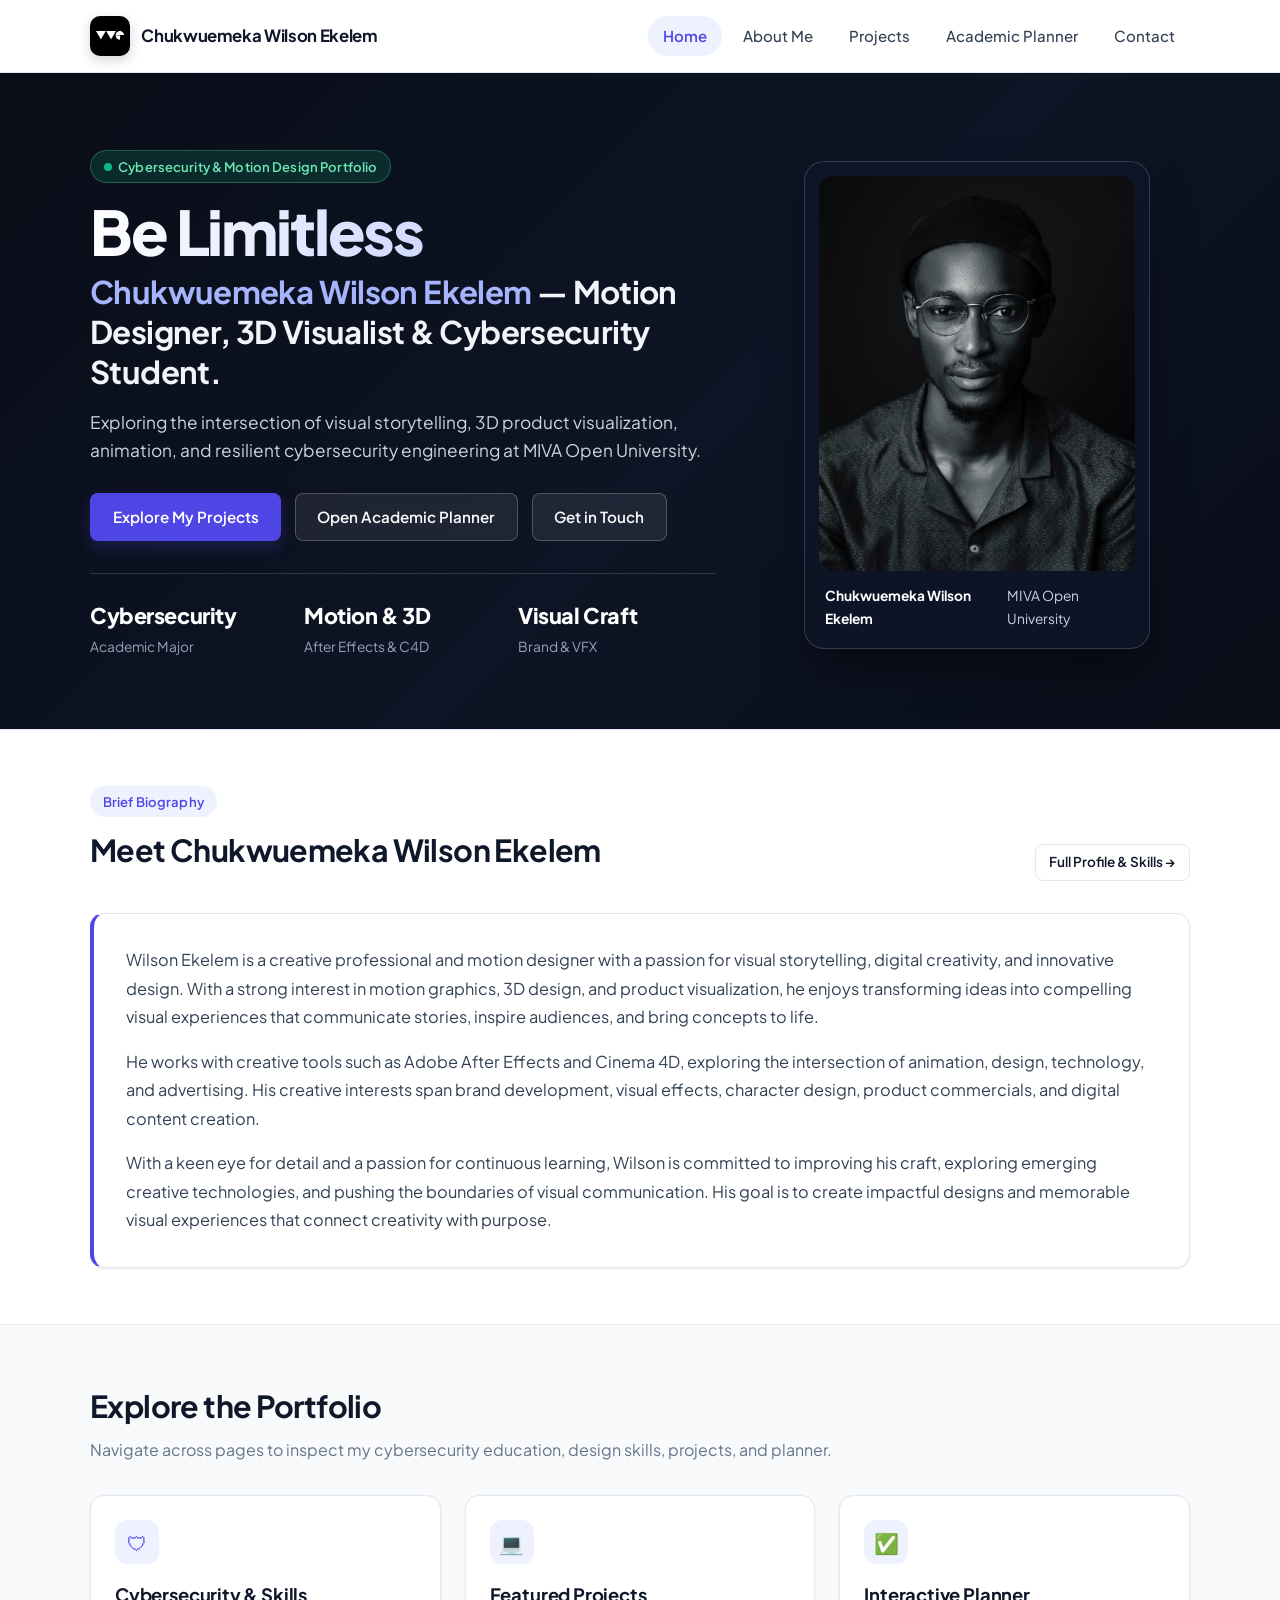
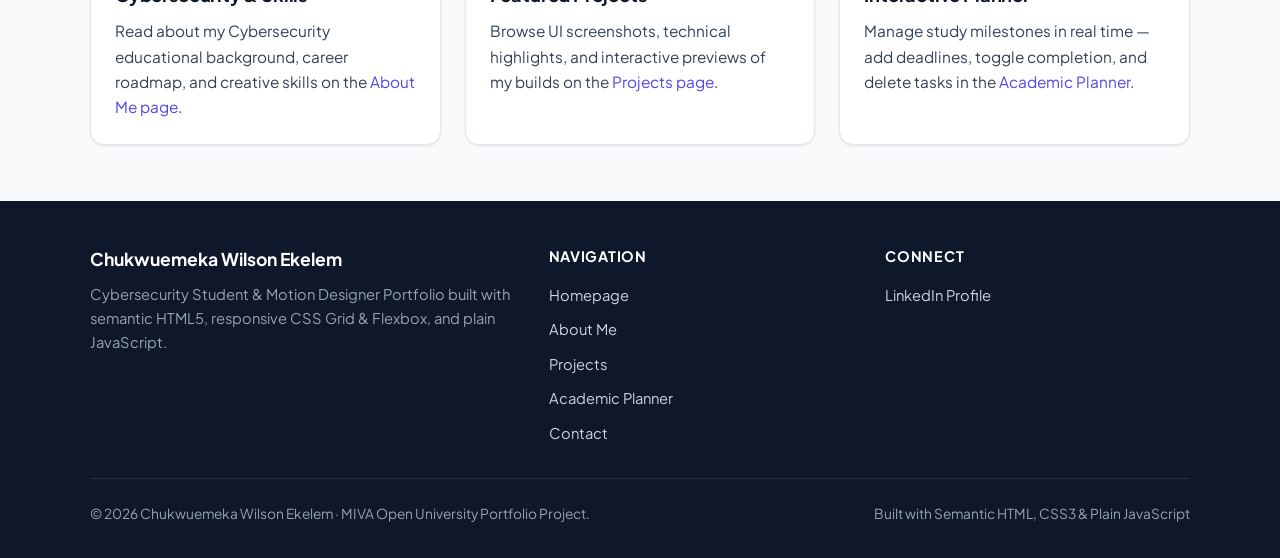
<file: index.html>
<!DOCTYPE html>
<html lang="en">
<head>
  <meta charset="UTF-8">
  <meta name="viewport" content="width=device-width, initial-scale=1.0">
  <meta name="description" content="Student portfolio of Chukwuemeka Wilson Ekelem — Cybersecurity Student, Motion Designer &amp; Visual Storyteller.">
  <title>Chukwuemeka Wilson Ekelem — Student Portfolio | Home</title>
  <link rel="preconnect" href="https://fonts.googleapis.com">
  <link rel="preconnect" href="https://fonts.gstatic.com" crossorigin>
  <link href="https://fonts.googleapis.com/css2?family=JetBrains+Mono:wght@500;700&family=Plus+Jakarta+Sans:wght@400;500;600;700;800&display=swap" rel="stylesheet">
  <link rel="stylesheet" href="css/styles.css">
</head>
<body>
  <a class="skip-link" href="#main-content">Skip to main content</a>

  <header class="site-header">
    <div class="container header-inner">
      <a class="brand" href="index.html">
        <span class="brand-mark"><img src="assets/images/brand-logo.jpg" alt="Wilson Ekelem logo" width="40" height="40"></span>
        <span>Chukwuemeka Wilson Ekelem</span>
      </a>

      <button
        id="navToggle"
        class="nav-toggle"
        type="button"
        aria-expanded="false"
        aria-controls="siteNav"
        aria-label="Toggle navigation menu"
      >
        <svg width="22" height="22" viewBox="0 0 24 24" fill="none" stroke="currentColor" stroke-width="2" stroke-linecap="round" aria-hidden="true">
          <line x1="3" y1="6" x2="21" y2="6"></line>
          <line x1="3" y1="12" x2="21" y2="12"></line>
          <line x1="3" y1="18" x2="21" y2="18"></line>
        </svg>
      </button>

      <nav id="siteNav" class="site-nav" aria-label="Primary navigation">
        <ul class="nav-list">
          <li><a class="nav-link active" href="index.html" aria-current="page">Home</a></li>
          <li><a class="nav-link" href="about.html">About Me</a></li>
          <li><a class="nav-link" href="projects.html">Projects</a></li>
          <li><a class="nav-link" href="planner.html">Academic Planner</a></li>
          <li><a class="nav-link" href="contact.html">Contact</a></li>
        </ul>
      </nav>
    </div>
  </header>

  <main id="main-content">
    <section class="hero" aria-labelledby="welcome-heading">
      <video
        class="hero-bg-video"
        autoplay
        muted
        loop
        playsinline
        preload="auto"
        aria-hidden="true"
      >
        <source src="assets/video/patterns.mp4" type="video/mp4">
      </video>
      <div class="hero-video-overlay" aria-hidden="true"></div>

      <div class="container hero-grid">
        <div class="hero-content">
          <div class="hero-eyebrow">
            <span class="badge badge-accent">
              <span class="status-dot" aria-hidden="true"></span>
              Cybersecurity &amp; Motion Design Portfolio
            </span>
          </div>

          <h1 id="welcome-heading" class="welcome-kicker">Be Limitless</h1>

          <p class="hero-title">
            <span>Chukwuemeka Wilson Ekelem</span> &mdash; Motion Designer, 3D Visualist &amp; Cybersecurity Student.
          </p>

          <p class="hero-lead">
            Exploring the intersection of visual storytelling, 3D product visualization, animation, and resilient
            cybersecurity engineering at MIVA Open University.
          </p>

          <div class="hero-actions">
            <a class="btn btn-primary" href="projects.html">Explore My Projects</a>
            <a class="btn btn-secondary" href="planner.html">Open Academic Planner</a>
            <a class="btn btn-secondary" href="contact.html">Get in Touch</a>
          </div>

          <div class="hero-stats" aria-label="Quick student profile summary">
            <div class="stat-item">
              <strong>Cybersecurity</strong>
              <span>Academic Major</span>
            </div>
            <div class="stat-item">
              <strong>Motion &amp; 3D</strong>
              <span>After Effects &amp; C4D</span>
            </div>
            <div class="stat-item">
              <strong>Visual Craft</strong>
              <span>Brand &amp; VFX</span>
            </div>
          </div>
        </div>

        <aside class="hero-visual" aria-label="Student photograph">
          <figure class="portrait-card">
            <div class="portrait-frame">
              <img
                src="assets/images/student-portrait.jpg"
                alt="Studio portrait photograph of Chukwuemeka Wilson Ekelem"
                width="480"
                height="600"
              >
            </div>
            <figcaption class="portrait-caption">
              <strong>Chukwuemeka Wilson Ekelem</strong>
              <span>MIVA Open University</span>
            </figcaption>
          </figure>
        </aside>
      </div>
    </section>

    <section class="section section-alt" aria-labelledby="biography-heading">
      <div class="container">
        <div class="section-header">
          <div>
            <span class="badge badge-primary" style="margin-bottom: 0.5rem;">Brief Biography</span>
            <h2 id="biography-heading">Meet Chukwuemeka Wilson Ekelem</h2>
          </div>
          <a class="btn btn-secondary btn-sm" href="about.html">Full Profile &amp; Skills &rarr;</a>
        </div>

        <article class="bio-card reveal">
          <p>
            Wilson Ekelem is a creative professional and motion designer with a passion for visual storytelling,
            digital creativity, and innovative design. With a strong interest in motion graphics, 3D design, and
            product visualization, he enjoys transforming ideas into compelling visual experiences that communicate
            stories, inspire audiences, and bring concepts to life.
          </p>
          <p>
            He works with creative tools such as Adobe After Effects and Cinema 4D, exploring the intersection of
            animation, design, technology, and advertising. His creative interests span brand development, visual
            effects, character design, product commercials, and digital content creation.
          </p>
          <p>
            With a keen eye for detail and a passion for continuous learning, Wilson is committed to improving his
            craft, exploring emerging creative technologies, and pushing the boundaries of visual communication.
            His goal is to create impactful designs and memorable visual experiences that connect creativity with
            purpose.
          </p>
        </article>
      </div>
    </section>

    <section class="section" aria-labelledby="explore-heading">
      <div class="container">
        <div class="section-header">
          <div>
            <h2 id="explore-heading">Explore the Portfolio</h2>
            <p>Navigate across pages to inspect my cybersecurity education, design skills, projects, and planner.</p>
          </div>
        </div>

        <div class="grid-3">
          <article class="card reveal">
            <div class="card-icon" aria-hidden="true">&#128737;</div>
            <h3>Cybersecurity &amp; Skills</h3>
            <p>
              Read about my Cybersecurity educational background, career roadmap, and creative skills on the
              <a href="about.html">About Me page</a>.
            </p>
          </article>

          <article class="card reveal">
            <div class="card-icon" aria-hidden="true">&#128187;</div>
            <h3>Featured Projects</h3>
            <p>
              Browse UI screenshots, technical highlights, and interactive previews of my builds on the
              <a href="projects.html">Projects page</a>.
            </p>
          </article>

          <article class="card reveal">
            <div class="card-icon" aria-hidden="true">&#9989;</div>
            <h3>Interactive Planner</h3>
            <p>
              Manage study milestones in real time &mdash; add deadlines, toggle completion, and delete tasks in the
              <a href="planner.html">Academic Planner</a>.
            </p>
          </article>
        </div>
      </div>
    </section>
  </main>

  <footer class="site-footer">
    <div class="container">
      <div class="footer-grid">
        <div>
          <a class="footer-brand" href="index.html">Chukwuemeka Wilson Ekelem</a>
          <p>
            Cybersecurity Student &amp; Motion Designer Portfolio built with semantic HTML5, responsive CSS Grid &amp;
            Flexbox, and plain JavaScript.
          </p>
        </div>

        <div>
          <h2 class="footer-heading">Navigation</h2>
          <ul class="footer-links">
            <li><a href="index.html">Homepage</a></li>
            <li><a href="about.html">About Me</a></li>
            <li><a href="projects.html">Projects</a></li>
            <li><a href="planner.html">Academic Planner</a></li>
            <li><a href="contact.html">Contact</a></li>
          </ul>
        </div>

        <div>
          <h2 class="footer-heading">Connect</h2>
          <ul class="footer-links">
            <li><a href="https://www.linkedin.com/" target="_blank" rel="noopener noreferrer">LinkedIn Profile</a></li>
          </ul>
        </div>
      </div>

      <div class="footer-bottom">
        <span>&copy; <span id="currentYear">2026</span> Chukwuemeka Wilson Ekelem &middot; MIVA Open University Portfolio Project.</span>
        <span>Built with Semantic HTML, CSS3 &amp; Plain JavaScript</span>
      </div>
    </div>
  </footer>

  <script src="js/main.js"></script>
</body>
</html>
</file>
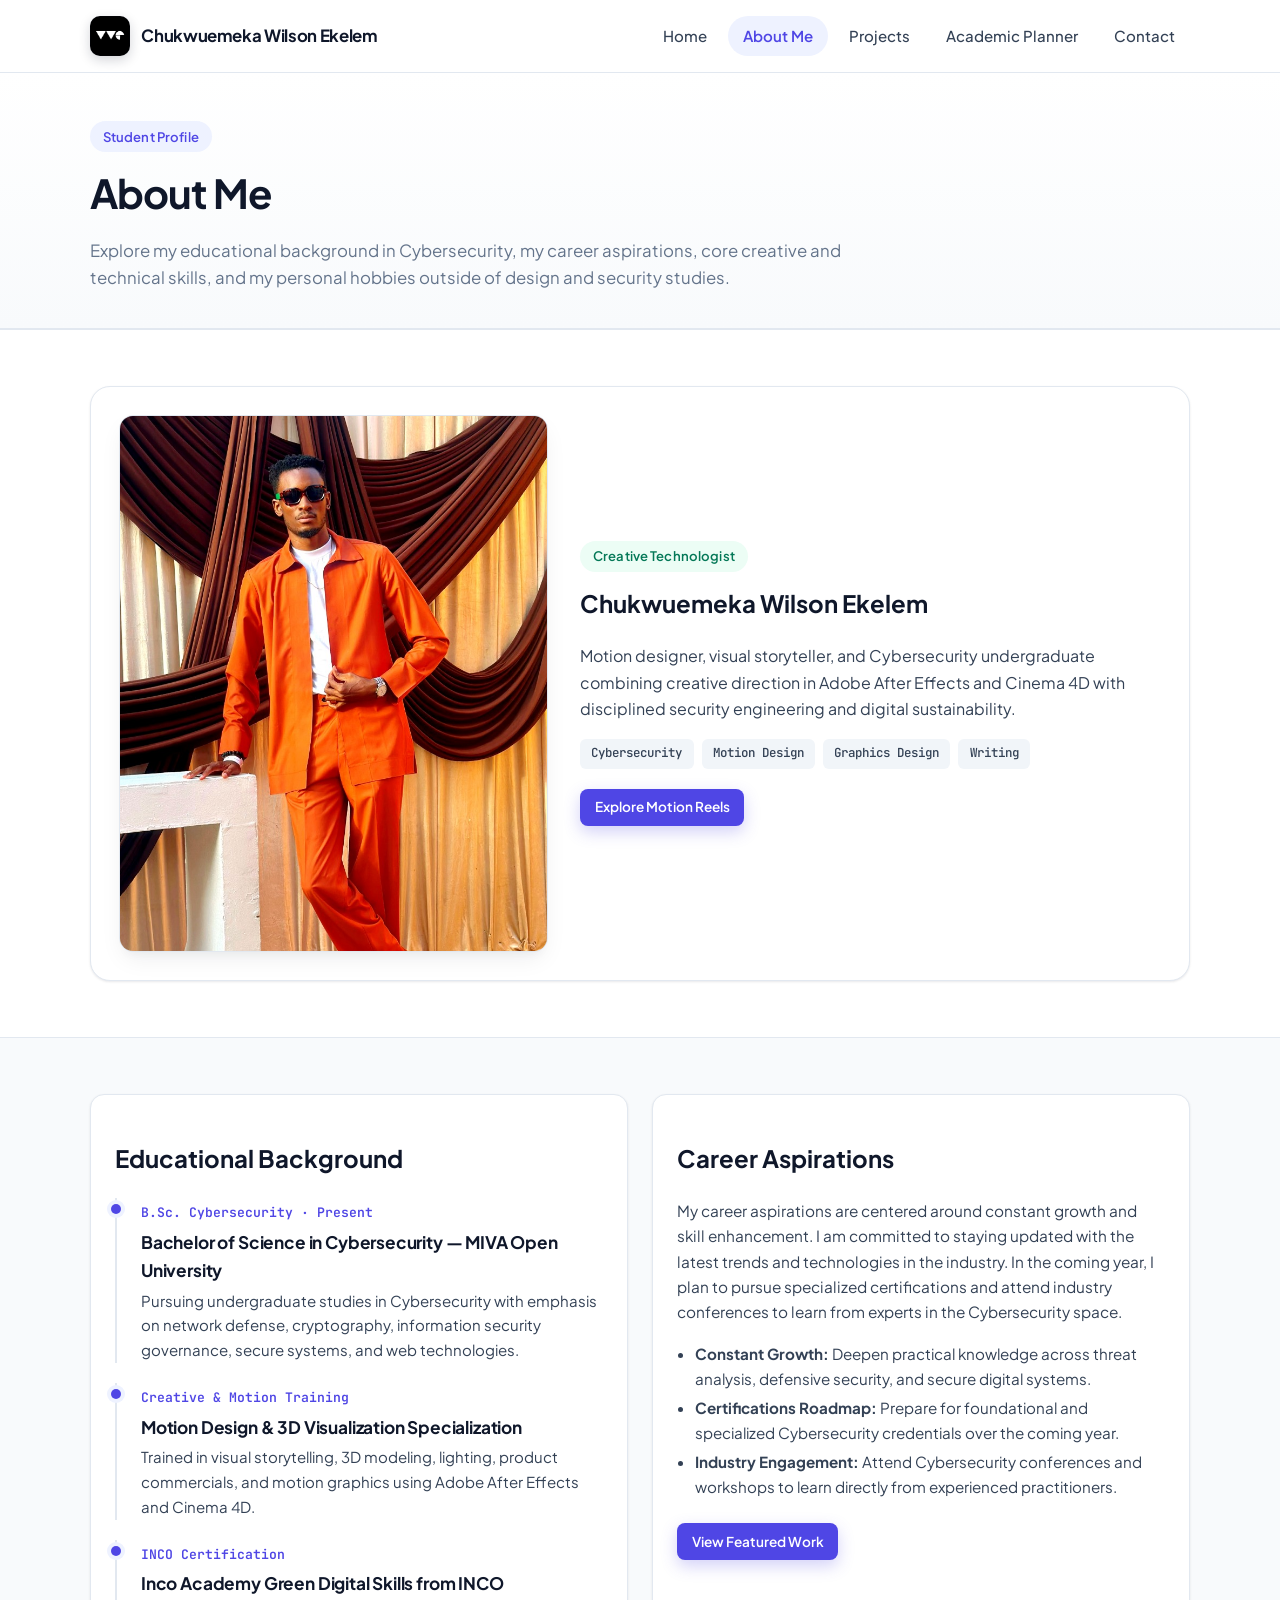
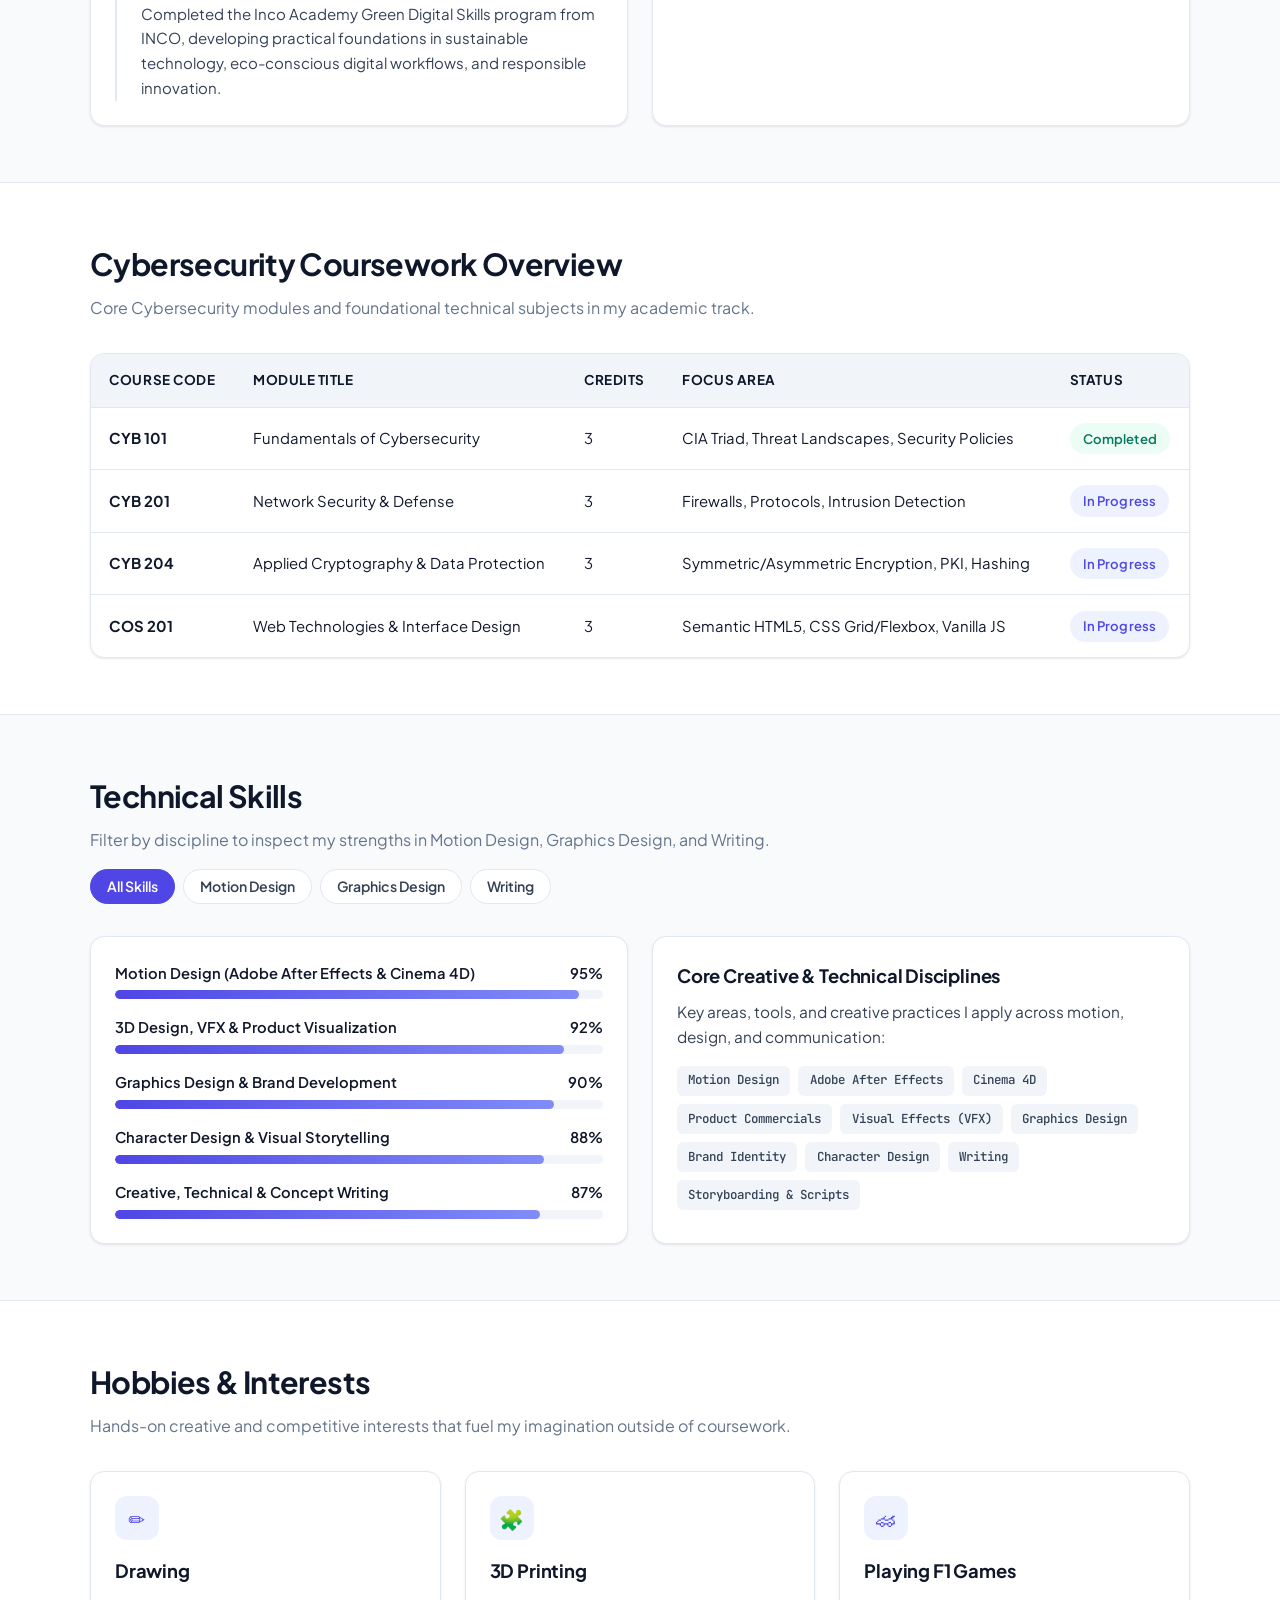
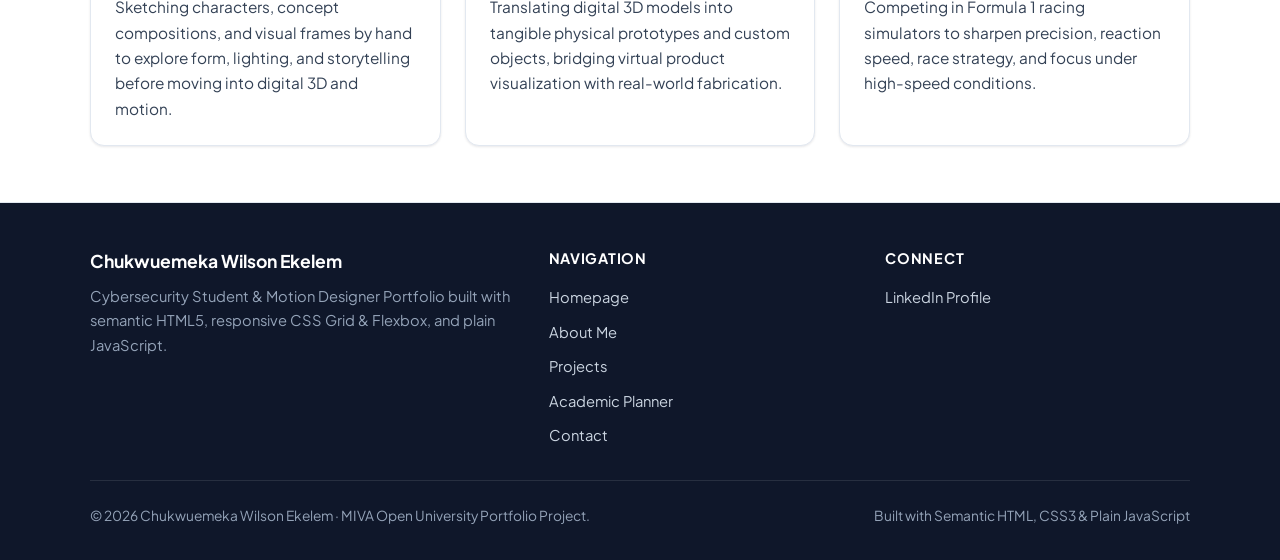
<file: about.html>
<!DOCTYPE html>
<html lang="en">
<head>
  <meta charset="UTF-8">
  <meta name="viewport" content="width=device-width, initial-scale=1.0">
  <meta name="description" content="Educational background in Cybersecurity, career aspirations, technical skills, and hobbies of Chukwuemeka Wilson Ekelem.">
  <title>Chukwuemeka Wilson Ekelem — About Me</title>
  <link rel="preconnect" href="https://fonts.googleapis.com">
  <link rel="preconnect" href="https://fonts.gstatic.com" crossorigin>
  <link href="https://fonts.googleapis.com/css2?family=JetBrains+Mono:wght@500;700&family=Plus+Jakarta+Sans:wght@400;500;600;700;800&display=swap" rel="stylesheet">
  <link rel="stylesheet" href="css/styles.css">
</head>
<body>
  <a class="skip-link" href="#main-content">Skip to main content</a>

  <header class="site-header">
    <div class="container header-inner">
      <a class="brand" href="index.html">
        <span class="brand-mark"><img src="assets/images/brand-logo.jpg" alt="Wilson Ekelem logo" width="40" height="40"></span>
        <span>Chukwuemeka Wilson Ekelem</span>
      </a>

      <button
        id="navToggle"
        class="nav-toggle"
        type="button"
        aria-expanded="false"
        aria-controls="siteNav"
        aria-label="Toggle navigation menu"
      >
        <svg width="22" height="22" viewBox="0 0 24 24" fill="none" stroke="currentColor" stroke-width="2" stroke-linecap="round" aria-hidden="true">
          <line x1="3" y1="6" x2="21" y2="6"></line>
          <line x1="3" y1="12" x2="21" y2="12"></line>
          <line x1="3" y1="18" x2="21" y2="18"></line>
        </svg>
      </button>

      <nav id="siteNav" class="site-nav" aria-label="Primary navigation">
        <ul class="nav-list">
          <li><a class="nav-link" href="index.html">Home</a></li>
          <li><a class="nav-link active" href="about.html" aria-current="page">About Me</a></li>
          <li><a class="nav-link" href="projects.html">Projects</a></li>
          <li><a class="nav-link" href="planner.html">Academic Planner</a></li>
          <li><a class="nav-link" href="contact.html">Contact</a></li>
        </ul>
      </nav>
    </div>
  </header>

  <main id="main-content">
    <section class="page-banner">
      <div class="container">
        <span class="badge badge-primary">Student Profile</span>
        <h1>About Me</h1>
        <p>
          Explore my educational background in Cybersecurity, my career aspirations, core creative and technical skills,
          and my personal hobbies outside of design and security studies.
        </p>
      </div>
    </section>

    <section class="section section-alt" aria-labelledby="about-portrait-heading">
      <div class="container">
        <article class="about-portrait-card reveal">
          <div class="about-portrait-frame">
            <img
              src="assets/images/about-portrait.jpg"
              alt="Portrait of Chukwuemeka Wilson Ekelem standing in front of draped studio curtains"
              width="540"
              height="675"
            >
          </div>
          <div>
            <span class="badge badge-accent" style="margin-bottom: 0.75rem;">Creative Technologist</span>
            <h2 id="about-portrait-heading" style="margin-top: 0;">Chukwuemeka Wilson Ekelem</h2>
            <p style="color: var(--ink-secondary); margin-bottom: 1rem;">
              Motion designer, visual storyteller, and Cybersecurity undergraduate combining creative direction in
              Adobe After Effects and Cinema 4D with disciplined security engineering and digital sustainability.
            </p>
            <ul class="tag-list" style="margin-bottom: 1.25rem;">
              <li class="tag">Cybersecurity</li>
              <li class="tag">Motion Design</li>
              <li class="tag">Graphics Design</li>
              <li class="tag">Writing</li>
            </ul>
            <a class="btn btn-primary btn-sm" href="projects.html">Explore Motion Reels</a>
          </div>
        </article>
      </div>
    </section>

    <section class="section" aria-labelledby="education-heading">
      <div class="container grid-2">
        <article class="card reveal">
          <h2 id="education-heading">Educational Background</h2>
          <ol class="timeline">
            <li class="timeline-item">
              <span class="timeline-meta">B.Sc. Cybersecurity &middot; Present</span>
              <h3>Bachelor of Science in Cybersecurity &mdash; MIVA Open University</h3>
              <p>
                Pursuing undergraduate studies in Cybersecurity with emphasis on network defense, cryptography,
                information security governance, secure systems, and web technologies.
              </p>
            </li>
            <li class="timeline-item">
              <span class="timeline-meta">Creative &amp; Motion Training</span>
              <h3>Motion Design &amp; 3D Visualization Specialization</h3>
              <p>
                Trained in visual storytelling, 3D modeling, lighting, product commercials, and motion graphics using
                Adobe After Effects and Cinema 4D.
              </p>
            </li>
            <li class="timeline-item">
              <span class="timeline-meta">INCO Certification</span>
              <h3>Inco Academy Green Digital Skills from INCO</h3>
              <p>
                Completed the Inco Academy Green Digital Skills program from INCO, developing practical foundations in
                sustainable technology, eco-conscious digital workflows, and responsible innovation.
              </p>
            </li>
          </ol>
        </article>

        <article class="card reveal" aria-labelledby="aspirations-heading">
          <h2 id="aspirations-heading">Career Aspirations</h2>
          <p style="margin-bottom: 1rem;">
            My career aspirations are centered around constant growth and skill enhancement. I am committed to staying
            updated with the latest trends and technologies in the industry. In the coming year, I plan to pursue
            specialized certifications and attend industry conferences to learn from experts in the Cybersecurity space.
          </p>
          <ul class="project-highlights" style="font-size: 0.95rem; color: var(--ink-secondary);">
            <li><strong>Constant Growth:</strong> Deepen practical knowledge across threat analysis, defensive security, and secure digital systems.</li>
            <li><strong>Certifications Roadmap:</strong> Prepare for foundational and specialized Cybersecurity credentials over the coming year.</li>
            <li><strong>Industry Engagement:</strong> Attend Cybersecurity conferences and workshops to learn directly from experienced practitioners.</li>
          </ul>
          <div style="margin-top: 1.5rem;">
            <a class="btn btn-primary btn-sm" href="projects.html">View Featured Work</a>
          </div>
        </article>
      </div>
    </section>

    <section class="section section-alt" aria-labelledby="coursework-heading">
      <div class="container">
        <div class="section-header">
          <div>
            <h2 id="coursework-heading">Cybersecurity Coursework Overview</h2>
            <p>Core Cybersecurity modules and foundational technical subjects in my academic track.</p>
          </div>
        </div>

        <div class="table-wrap reveal">
          <table class="data-table">
            <thead>
              <tr>
                <th scope="col">Course Code</th>
                <th scope="col">Module Title</th>
                <th scope="col">Credits</th>
                <th scope="col">Focus Area</th>
                <th scope="col">Status</th>
              </tr>
            </thead>
            <tbody>
              <tr>
                <td><strong>CYB 101</strong></td>
                <td>Fundamentals of Cybersecurity</td>
                <td>3</td>
                <td>CIA Triad, Threat Landscapes, Security Policies</td>
                <td><span class="badge badge-accent">Completed</span></td>
              </tr>
              <tr>
                <td><strong>CYB 201</strong></td>
                <td>Network Security &amp; Defense</td>
                <td>3</td>
                <td>Firewalls, Protocols, Intrusion Detection</td>
                <td><span class="badge badge-primary">In Progress</span></td>
              </tr>
              <tr>
                <td><strong>CYB 204</strong></td>
                <td>Applied Cryptography &amp; Data Protection</td>
                <td>3</td>
                <td>Symmetric/Asymmetric Encryption, PKI, Hashing</td>
                <td><span class="badge badge-primary">In Progress</span></td>
              </tr>
              <tr>
                <td><strong>COS 201</strong></td>
                <td>Web Technologies &amp; Interface Design</td>
                <td>3</td>
                <td>Semantic HTML5, CSS Grid/Flexbox, Vanilla JS</td>
                <td><span class="badge badge-primary">In Progress</span></td>
              </tr>
            </tbody>
          </table>
        </div>
      </div>
    </section>

    <section class="section" aria-labelledby="skills-heading">
      <div class="container">
        <div class="section-header">
          <div>
            <h2 id="skills-heading">Technical Skills</h2>
            <p>Filter by discipline to inspect my strengths in Motion Design, Graphics Design, and Writing.</p>
          </div>
          <div id="skillFilters" class="filter-group" role="group" aria-label="Filter technical skills">
            <button type="button" class="filter-btn active" data-filter="all">All Skills</button>
            <button type="button" class="filter-btn" data-filter="motion">Motion Design</button>
            <button type="button" class="filter-btn" data-filter="graphics">Graphics Design</button>
            <button type="button" class="filter-btn" data-filter="writing">Writing</button>
          </div>
        </div>

        <div class="grid-2">
          <div class="card reveal">
            <ul class="skill-list">
              <li data-skill-category="motion">
                <div class="skill-row-header">
                  <span>Motion Design (Adobe After Effects &amp; Cinema 4D)</span>
                  <span>95%</span>
                </div>
                <div class="skill-track"><div class="skill-fill" style="width: 95%;"></div></div>
              </li>
              <li data-skill-category="motion">
                <div class="skill-row-header">
                  <span>3D Design, VFX &amp; Product Visualization</span>
                  <span>92%</span>
                </div>
                <div class="skill-track"><div class="skill-fill" style="width: 92%;"></div></div>
              </li>
              <li data-skill-category="graphics">
                <div class="skill-row-header">
                  <span>Graphics Design &amp; Brand Development</span>
                  <span>90%</span>
                </div>
                <div class="skill-track"><div class="skill-fill" style="width: 90%;"></div></div>
              </li>
              <li data-skill-category="graphics">
                <div class="skill-row-header">
                  <span>Character Design &amp; Visual Storytelling</span>
                  <span>88%</span>
                </div>
                <div class="skill-track"><div class="skill-fill" style="width: 88%;"></div></div>
              </li>
              <li data-skill-category="writing">
                <div class="skill-row-header">
                  <span>Creative, Technical &amp; Concept Writing</span>
                  <span>87%</span>
                </div>
                <div class="skill-track"><div class="skill-fill" style="width: 87%;"></div></div>
              </li>
            </ul>
          </div>

          <div class="card reveal">
            <h3>Core Creative &amp; Technical Disciplines</h3>
            <p style="margin-bottom: 1rem;">
              Key areas, tools, and creative practices I apply across motion, design, and communication:
            </p>
            <ul class="tag-list">
              <li class="tag" data-skill-category="motion">Motion Design</li>
              <li class="tag" data-skill-category="motion">Adobe After Effects</li>
              <li class="tag" data-skill-category="motion">Cinema 4D</li>
              <li class="tag" data-skill-category="motion">Product Commercials</li>
              <li class="tag" data-skill-category="motion">Visual Effects (VFX)</li>
              <li class="tag" data-skill-category="graphics">Graphics Design</li>
              <li class="tag" data-skill-category="graphics">Brand Identity</li>
              <li class="tag" data-skill-category="graphics">Character Design</li>
              <li class="tag" data-skill-category="writing">Writing</li>
              <li class="tag" data-skill-category="writing">Storyboarding &amp; Scripts</li>
            </ul>
          </div>
        </div>
      </div>
    </section>

    <section class="section section-alt" aria-labelledby="hobbies-heading">
      <div class="container">
        <div class="section-header">
          <div>
            <h2 id="hobbies-heading">Hobbies &amp; Interests</h2>
            <p>Hands-on creative and competitive interests that fuel my imagination outside of coursework.</p>
          </div>
        </div>

        <div class="grid-3">
          <article class="card reveal">
            <div class="card-icon" aria-hidden="true">&#9999;</div>
            <h3>Drawing</h3>
            <p>
              Sketching characters, concept compositions, and visual frames by hand to explore form, lighting, and
              storytelling before moving into digital 3D and motion.
            </p>
          </article>

          <article class="card reveal">
            <div class="card-icon" aria-hidden="true">&#129513;</div>
            <h3>3D Printing</h3>
            <p>
              Translating digital 3D models into tangible physical prototypes and custom objects, bridging virtual
              product visualization with real-world fabrication.
            </p>
          </article>

          <article class="card reveal">
            <div class="card-icon" aria-hidden="true">&#127950;</div>
            <h3>Playing F1 Games</h3>
            <p>
              Competing in Formula 1 racing simulators to sharpen precision, reaction speed, race strategy, and focus
              under high-speed conditions.
            </p>
          </article>
        </div>
      </div>
    </section>
  </main>

  <footer class="site-footer">
    <div class="container">
      <div class="footer-grid">
        <div>
          <a class="footer-brand" href="index.html">Chukwuemeka Wilson Ekelem</a>
          <p>
            Cybersecurity Student &amp; Motion Designer Portfolio built with semantic HTML5, responsive CSS Grid &amp;
            Flexbox, and plain JavaScript.
          </p>
        </div>

        <div>
          <h2 class="footer-heading">Navigation</h2>
          <ul class="footer-links">
            <li><a href="index.html">Homepage</a></li>
            <li><a href="about.html">About Me</a></li>
            <li><a href="projects.html">Projects</a></li>
            <li><a href="planner.html">Academic Planner</a></li>
            <li><a href="contact.html">Contact</a></li>
          </ul>
        </div>

        <div>
          <h2 class="footer-heading">Connect</h2>
          <ul class="footer-links">
            <li><a href="https://www.linkedin.com/" target="_blank" rel="noopener noreferrer">LinkedIn Profile</a></li>
          </ul>
        </div>
      </div>

      <div class="footer-bottom">
        <span>&copy; <span id="currentYear">2026</span> Chukwuemeka Wilson Ekelem &middot; MIVA Open University Portfolio Project.</span>
        <span>Built with Semantic HTML, CSS3 &amp; Plain JavaScript</span>
      </div>
    </div>
  </footer>

  <script src="js/main.js"></script>
</body>
</html>
</file>
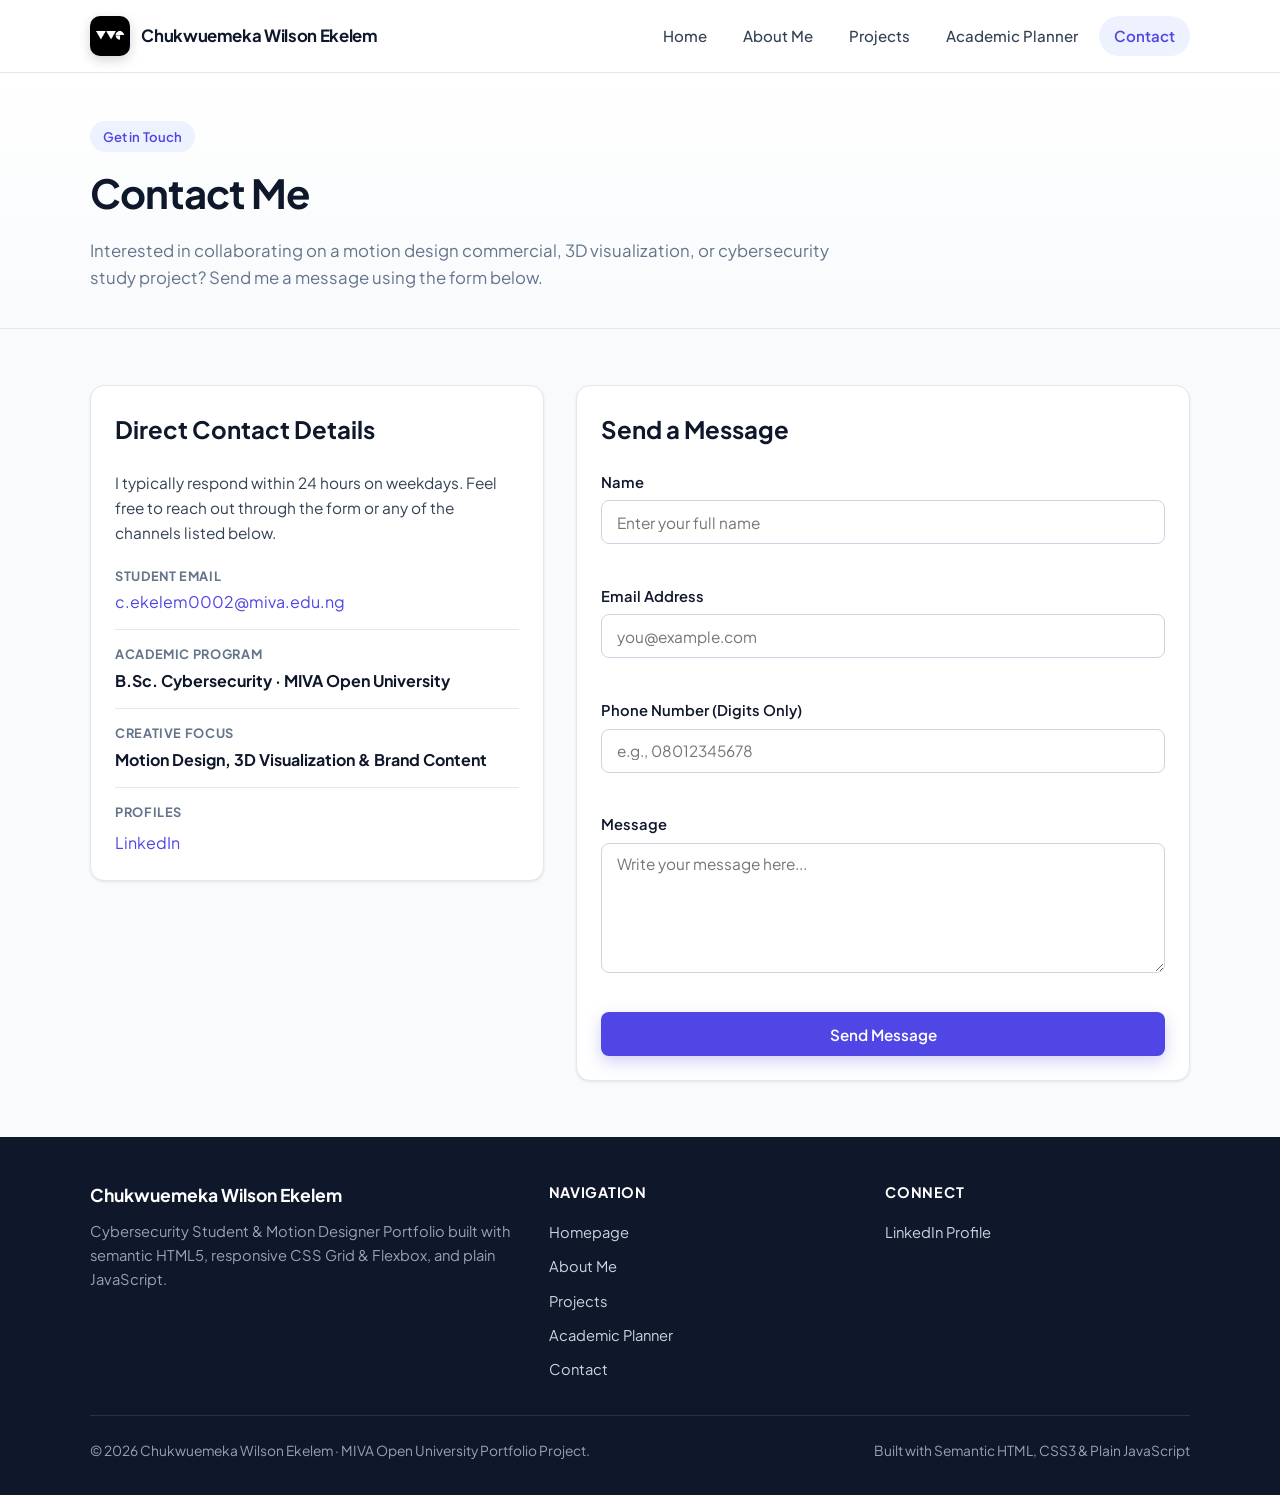
<file: contact.html>
<!DOCTYPE html>
<html lang="en">
<head>
  <meta charset="UTF-8">
  <meta name="viewport" content="width=device-width, initial-scale=1.0">
  <meta name="description" content="Contact Chukwuemeka Wilson Ekelem via a validated contact form or direct links.">
  <title>Chukwuemeka Wilson Ekelem — Contact</title>
  <link rel="preconnect" href="https://fonts.googleapis.com">
  <link rel="preconnect" href="https://fonts.gstatic.com" crossorigin>
  <link href="https://fonts.googleapis.com/css2?family=JetBrains+Mono:wght@500;700&family=Plus+Jakarta+Sans:wght@400;500;600;700;800&display=swap" rel="stylesheet">
  <link rel="stylesheet" href="css/styles.css">
</head>
<body>
  <a class="skip-link" href="#main-content">Skip to main content</a>

  <header class="site-header">
    <div class="container header-inner">
      <a class="brand" href="index.html">
        <span class="brand-mark"><img src="assets/images/brand-logo.jpg" alt="Wilson Ekelem logo" width="40" height="40"></span>
        <span>Chukwuemeka Wilson Ekelem</span>
      </a>

      <button
        id="navToggle"
        class="nav-toggle"
        type="button"
        aria-expanded="false"
        aria-controls="siteNav"
        aria-label="Toggle navigation menu"
      >
        <svg width="22" height="22" viewBox="0 0 24 24" fill="none" stroke="currentColor" stroke-width="2" stroke-linecap="round" aria-hidden="true">
          <line x1="3" y1="6" x2="21" y2="6"></line>
          <line x1="3" y1="12" x2="21" y2="12"></line>
          <line x1="3" y1="18" x2="21" y2="18"></line>
        </svg>
      </button>

      <nav id="siteNav" class="site-nav" aria-label="Primary navigation">
        <ul class="nav-list">
          <li><a class="nav-link" href="index.html">Home</a></li>
          <li><a class="nav-link" href="about.html">About Me</a></li>
          <li><a class="nav-link" href="projects.html">Projects</a></li>
          <li><a class="nav-link" href="planner.html">Academic Planner</a></li>
          <li><a class="nav-link active" href="contact.html" aria-current="page">Contact</a></li>
        </ul>
      </nav>
    </div>
  </header>

  <main id="main-content">
    <section class="page-banner">
      <div class="container">
        <span class="badge badge-primary">Get in Touch</span>
        <h1>Contact Me</h1>
        <p>
          Interested in collaborating on a motion design commercial, 3D visualization, or cybersecurity study project?
          Send me a message using the form below.
        </p>
      </div>
    </section>

    <section class="section" aria-labelledby="contact-form-heading">
      <div class="container contact-layout">
        <aside class="card reveal" aria-labelledby="contact-details-heading">
          <h2 id="contact-details-heading" style="margin-top: 0;">Direct Contact Details</h2>
          <p>
            I typically respond within 24 hours on weekdays. Feel free to reach out through the form or any of the
            channels listed below.
          </p>

          <ul class="contact-info-list">
            <li>
              <span>Student Email</span>
              <a href="mailto:c.ekelem0002@miva.edu.ng">c.ekelem0002@miva.edu.ng</a>
            </li>
            <li>
              <span>Academic Program</span>
              <strong>B.Sc. Cybersecurity &middot; MIVA Open University</strong>
            </li>
            <li>
              <span>Creative Focus</span>
              <strong>Motion Design, 3D Visualization &amp; Brand Content</strong>
            </li>
            <li>
              <span>Profiles</span>
              <div style="display: flex; gap: 0.75rem; margin-top: 0.25rem;">
                <a href="https://www.linkedin.com/" target="_blank" rel="noopener noreferrer">LinkedIn</a>
              </div>
            </li>
          </ul>
        </aside>

        <div class="card reveal">
          <h2 id="contact-form-heading" style="margin-top: 0;">Send a Message</h2>

          <div id="contactStatus" class="alert" role="status" aria-live="polite" style="margin-bottom: 1rem;"></div>

          <form id="contactForm" class="form-grid" novalidate>
            <div class="form-field">
              <label for="contactName">Name</label>
              <input
                id="contactName"
                name="name"
                type="text"
                class="form-control"
                placeholder="Enter your full name"
                autocomplete="name"
                required
              >
              <span id="errorName" class="field-error" role="alert"></span>
            </div>

            <div class="form-field">
              <label for="contactEmail">Email Address</label>
              <input
                id="contactEmail"
                name="email"
                type="email"
                class="form-control"
                placeholder="you@example.com"
                autocomplete="email"
                required
              >
              <span id="errorEmail" class="field-error" role="alert"></span>
            </div>

            <div class="form-field">
              <label for="contactPhone">Phone Number (Digits Only)</label>
              <input
                id="contactPhone"
                name="phone"
                type="tel"
                inputmode="numeric"
                class="form-control"
                placeholder="e.g., 08012345678"
                autocomplete="tel"
                required
              >
              <span id="errorPhone" class="field-error" role="alert"></span>
            </div>

            <div class="form-field">
              <label for="contactMessage">Message</label>
              <textarea
                id="contactMessage"
                name="message"
                class="form-control"
                placeholder="Write your message here..."
                required
              ></textarea>
              <span id="errorMessage" class="field-error" role="alert"></span>
            </div>

            <button type="submit" class="btn btn-primary">Send Message</button>
          </form>
        </div>
      </div>
    </section>
  </main>

  <footer class="site-footer">
    <div class="container">
      <div class="footer-grid">
        <div>
          <a class="footer-brand" href="index.html">Chukwuemeka Wilson Ekelem</a>
          <p>
            Cybersecurity Student &amp; Motion Designer Portfolio built with semantic HTML5, responsive CSS Grid &amp;
            Flexbox, and plain JavaScript.
          </p>
        </div>

        <div>
          <h2 class="footer-heading">Navigation</h2>
          <ul class="footer-links">
            <li><a href="index.html">Homepage</a></li>
            <li><a href="about.html">About Me</a></li>
            <li><a href="projects.html">Projects</a></li>
            <li><a href="planner.html">Academic Planner</a></li>
            <li><a href="contact.html">Contact</a></li>
          </ul>
        </div>

        <div>
          <h2 class="footer-heading">Connect</h2>
          <ul class="footer-links">
            <li><a href="https://www.linkedin.com/" target="_blank" rel="noopener noreferrer">LinkedIn Profile</a></li>
          </ul>
        </div>
      </div>

      <div class="footer-bottom">
        <span>&copy; <span id="currentYear">2026</span> Chukwuemeka Wilson Ekelem &middot; MIVA Open University Portfolio Project.</span>
        <span>Built with Semantic HTML, CSS3 &amp; Plain JavaScript</span>
      </div>
    </div>
  </footer>

  <script src="js/main.js"></script>
</body>
</html>
</file>
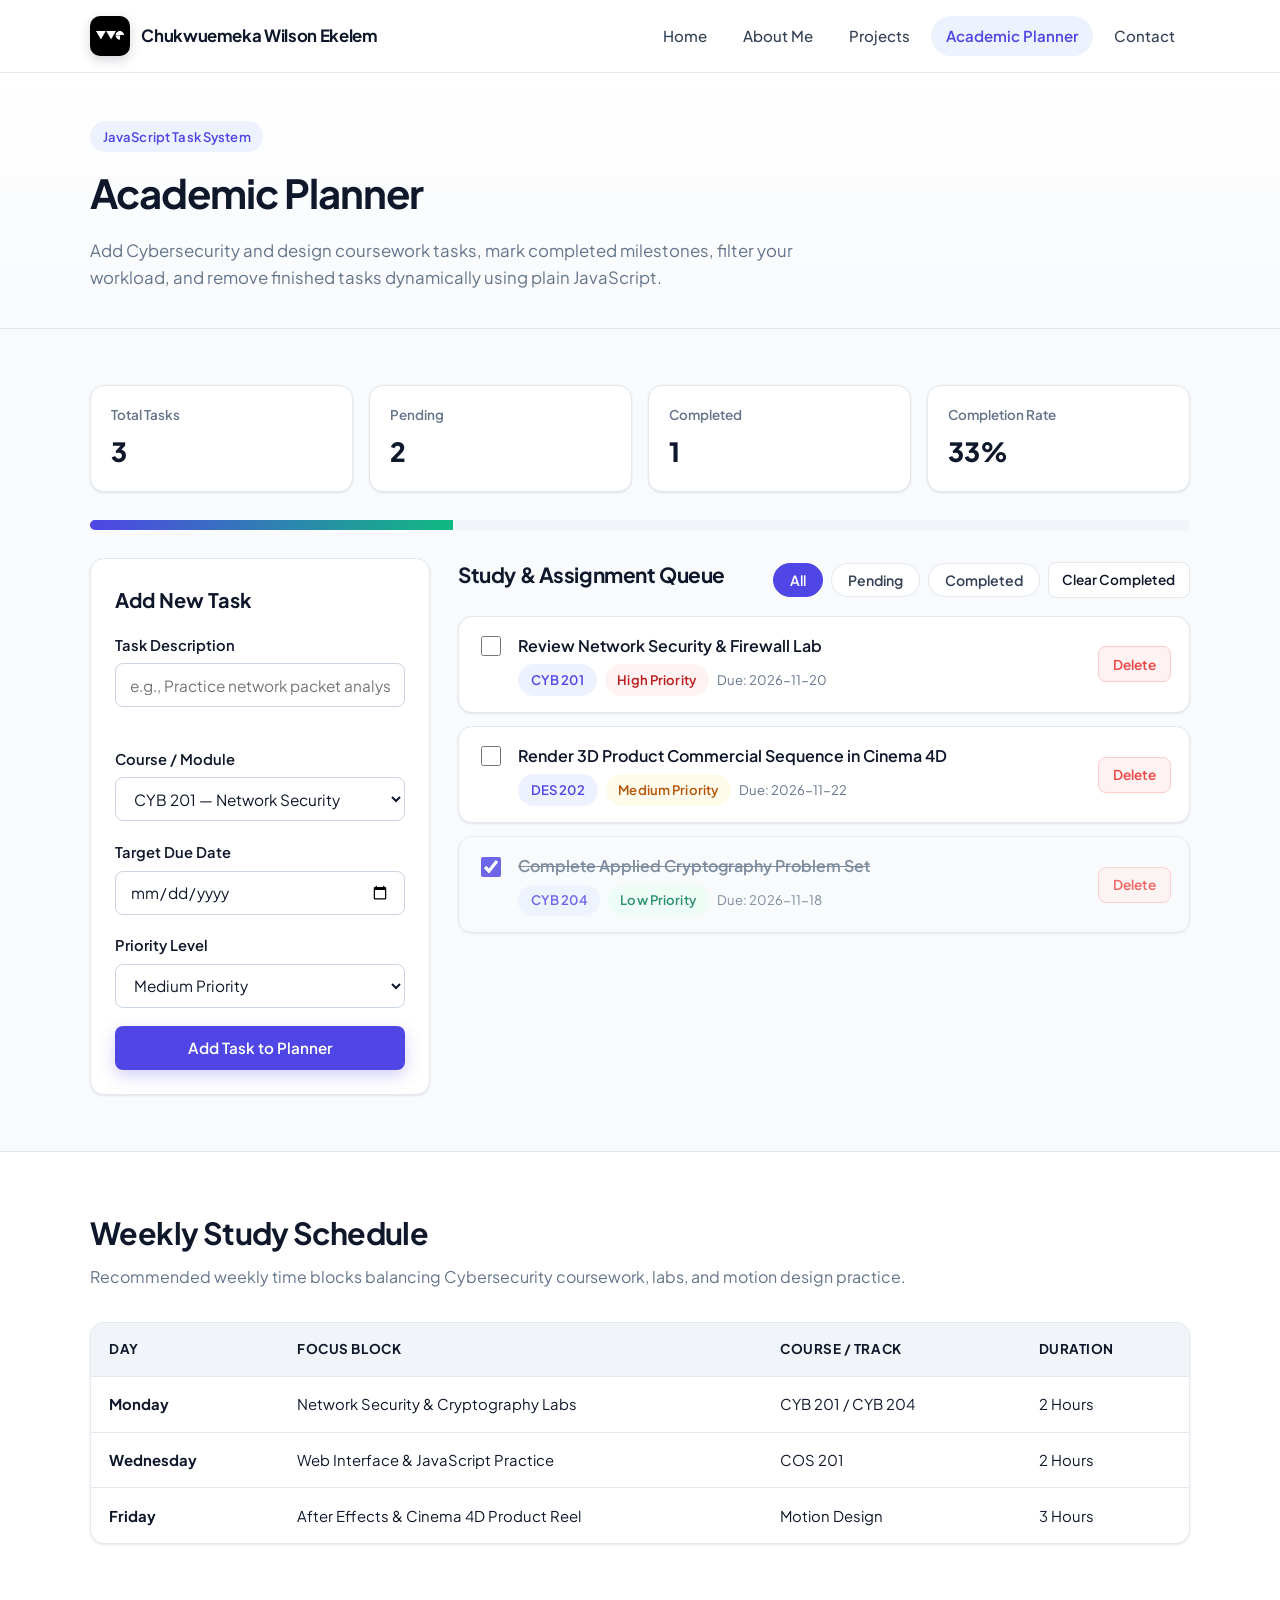
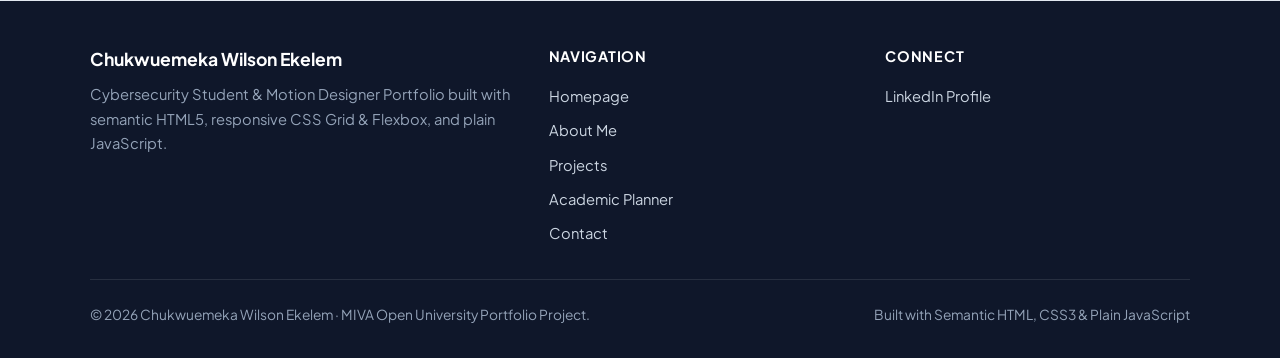
<file: planner.html>
<!DOCTYPE html>
<html lang="en">
<head>
  <meta charset="UTF-8">
  <meta name="viewport" content="width=device-width, initial-scale=1.0">
  <meta name="description" content="Interactive Academic Planner for Chukwuemeka Wilson Ekelem to add, complete, filter, and delete study tasks.">
  <title>Chukwuemeka Wilson Ekelem — Academic Planner</title>
  <link rel="preconnect" href="https://fonts.googleapis.com">
  <link rel="preconnect" href="https://fonts.gstatic.com" crossorigin>
  <link href="https://fonts.googleapis.com/css2?family=JetBrains+Mono:wght@500;700&family=Plus+Jakarta+Sans:wght@400;500;600;700;800&display=swap" rel="stylesheet">
  <link rel="stylesheet" href="css/styles.css">
</head>
<body>
  <a class="skip-link" href="#main-content">Skip to main content</a>

  <header class="site-header">
    <div class="container header-inner">
      <a class="brand" href="index.html">
        <span class="brand-mark"><img src="assets/images/brand-logo.jpg" alt="Wilson Ekelem logo" width="40" height="40"></span>
        <span>Chukwuemeka Wilson Ekelem</span>
      </a>

      <button
        id="navToggle"
        class="nav-toggle"
        type="button"
        aria-expanded="false"
        aria-controls="siteNav"
        aria-label="Toggle navigation menu"
      >
        <svg width="22" height="22" viewBox="0 0 24 24" fill="none" stroke="currentColor" stroke-width="2" stroke-linecap="round" aria-hidden="true">
          <line x1="3" y1="6" x2="21" y2="6"></line>
          <line x1="3" y1="12" x2="21" y2="12"></line>
          <line x1="3" y1="18" x2="21" y2="18"></line>
        </svg>
      </button>

      <nav id="siteNav" class="site-nav" aria-label="Primary navigation">
        <ul class="nav-list">
          <li><a class="nav-link" href="index.html">Home</a></li>
          <li><a class="nav-link" href="about.html">About Me</a></li>
          <li><a class="nav-link" href="projects.html">Projects</a></li>
          <li><a class="nav-link active" href="planner.html" aria-current="page">Academic Planner</a></li>
          <li><a class="nav-link" href="contact.html">Contact</a></li>
        </ul>
      </nav>
    </div>
  </header>

  <main id="main-content">
    <section class="page-banner">
      <div class="container">
        <span class="badge badge-primary">JavaScript Task System</span>
        <h1>Academic Planner</h1>
        <p>
          Add Cybersecurity and design coursework tasks, mark completed milestones, filter your workload, and remove
          finished tasks dynamically using plain JavaScript.
        </p>
      </div>
    </section>

    <section class="section" aria-labelledby="planner-overview-heading">
      <div class="container">
        <h2 id="planner-overview-heading" class="sr-only">Task Summary Metrics</h2>

        <div class="planner-stats">
          <div class="stat-card">
            <span>Total Tasks</span>
            <strong id="statTotal">0</strong>
          </div>
          <div class="stat-card">
            <span>Pending</span>
            <strong id="statPending">0</strong>
          </div>
          <div class="stat-card">
            <span>Completed</span>
            <strong id="statCompleted">0</strong>
          </div>
          <div class="stat-card">
            <span>Completion Rate</span>
            <strong id="statPercent">0%</strong>
          </div>
        </div>

        <div class="progress-bar-wrap" aria-label="Task completion progress">
          <div id="plannerProgressFill" class="progress-bar-fill"></div>
        </div>

        <div class="planner-layout">
          <aside class="card" aria-labelledby="add-task-heading">
            <h2 id="add-task-heading" style="margin-top: 0; font-size: 1.25rem;">Add New Task</h2>
            <form id="taskForm" class="form-grid" novalidate>
              <div class="form-field">
                <label for="taskTitle">Task Description</label>
                <input
                  id="taskTitle"
                  name="taskTitle"
                  type="text"
                  class="form-control"
                  placeholder="e.g., Practice network packet analysis lab"
                  required
                >
                <span id="plannerFormError" class="field-error" role="alert"></span>
              </div>

              <div class="form-field">
                <label for="taskCourse">Course / Module</label>
                <select id="taskCourse" name="taskCourse" class="form-control">
                  <option value="CYB 201">CYB 201 &mdash; Network Security</option>
                  <option value="CYB 204">CYB 204 &mdash; Applied Cryptography</option>
                  <option value="COS 201">COS 201 &mdash; Web Technologies</option>
                  <option value="DES 202">DES 202 &mdash; Motion &amp; 3D Design</option>
                  <option value="General">General Study</option>
                </select>
              </div>

              <div class="form-field">
                <label for="taskDueDate">Target Due Date</label>
                <input id="taskDueDate" name="taskDueDate" type="date" class="form-control">
              </div>

              <div class="form-field">
                <label for="taskPriority">Priority Level</label>
                <select id="taskPriority" name="taskPriority" class="form-control">
                  <option value="High">High Priority</option>
                  <option value="Medium" selected>Medium Priority</option>
                  <option value="Low">Low Priority</option>
                </select>
              </div>

              <button type="submit" class="btn btn-primary">Add Task to Planner</button>
            </form>
          </aside>

          <section aria-labelledby="task-list-heading">
            <div class="section-header" style="margin-bottom: 1.15rem;">
              <div>
                <h2 id="task-list-heading" style="font-size: 1.3rem;">Study &amp; Assignment Queue</h2>
              </div>
              <div style="display: flex; flex-wrap: wrap; gap: 0.5rem; align-items: center;">
                <div id="plannerFilters" class="filter-group" role="group" aria-label="Filter planner tasks">
                  <button type="button" class="filter-btn active" data-filter="all">All</button>
                  <button type="button" class="filter-btn" data-filter="pending">Pending</button>
                  <button type="button" class="filter-btn" data-filter="completed">Completed</button>
                </div>
                <button id="clearCompletedBtn" type="button" class="btn btn-secondary btn-sm">
                  Clear Completed
                </button>
              </div>
            </div>

            <ul id="taskList" class="task-list" aria-live="polite"></ul>
          </section>
        </div>
      </div>
    </section>

    <section class="section section-alt" aria-labelledby="weekly-schedule-heading">
      <div class="container">
        <div class="section-header">
          <div>
            <h2 id="weekly-schedule-heading">Weekly Study Schedule</h2>
            <p>Recommended weekly time blocks balancing Cybersecurity coursework, labs, and motion design practice.</p>
          </div>
        </div>

        <div class="table-wrap reveal">
          <table class="data-table">
            <thead>
              <tr>
                <th scope="col">Day</th>
                <th scope="col">Focus Block</th>
                <th scope="col">Course / Track</th>
                <th scope="col">Duration</th>
              </tr>
            </thead>
            <tbody>
              <tr>
                <td><strong>Monday</strong></td>
                <td>Network Security &amp; Cryptography Labs</td>
                <td>CYB 201 / CYB 204</td>
                <td>2 Hours</td>
              </tr>
              <tr>
                <td><strong>Wednesday</strong></td>
                <td>Web Interface &amp; JavaScript Practice</td>
                <td>COS 201</td>
                <td>2 Hours</td>
              </tr>
              <tr>
                <td><strong>Friday</strong></td>
                <td>After Effects &amp; Cinema 4D Product Reel</td>
                <td>Motion Design</td>
                <td>3 Hours</td>
              </tr>
            </tbody>
          </table>
        </div>
      </div>
    </section>
  </main>

  <footer class="site-footer">
    <div class="container">
      <div class="footer-grid">
        <div>
          <a class="footer-brand" href="index.html">Chukwuemeka Wilson Ekelem</a>
          <p>
            Cybersecurity Student &amp; Motion Designer Portfolio built with semantic HTML5, responsive CSS Grid &amp;
            Flexbox, and plain JavaScript.
          </p>
        </div>

        <div>
          <h2 class="footer-heading">Navigation</h2>
          <ul class="footer-links">
            <li><a href="index.html">Homepage</a></li>
            <li><a href="about.html">About Me</a></li>
            <li><a href="projects.html">Projects</a></li>
            <li><a href="planner.html">Academic Planner</a></li>
            <li><a href="contact.html">Contact</a></li>
          </ul>
        </div>

        <div>
          <h2 class="footer-heading">Connect</h2>
          <ul class="footer-links">
            <li><a href="https://www.linkedin.com/" target="_blank" rel="noopener noreferrer">LinkedIn Profile</a></li>
          </ul>
        </div>
      </div>

      <div class="footer-bottom">
        <span>&copy; <span id="currentYear">2026</span> Chukwuemeka Wilson Ekelem &middot; MIVA Open University Portfolio Project.</span>
        <span>Built with Semantic HTML, CSS3 &amp; Plain JavaScript</span>
      </div>
    </div>
  </footer>

  <script src="js/main.js"></script>
</body>
</html>
</file>
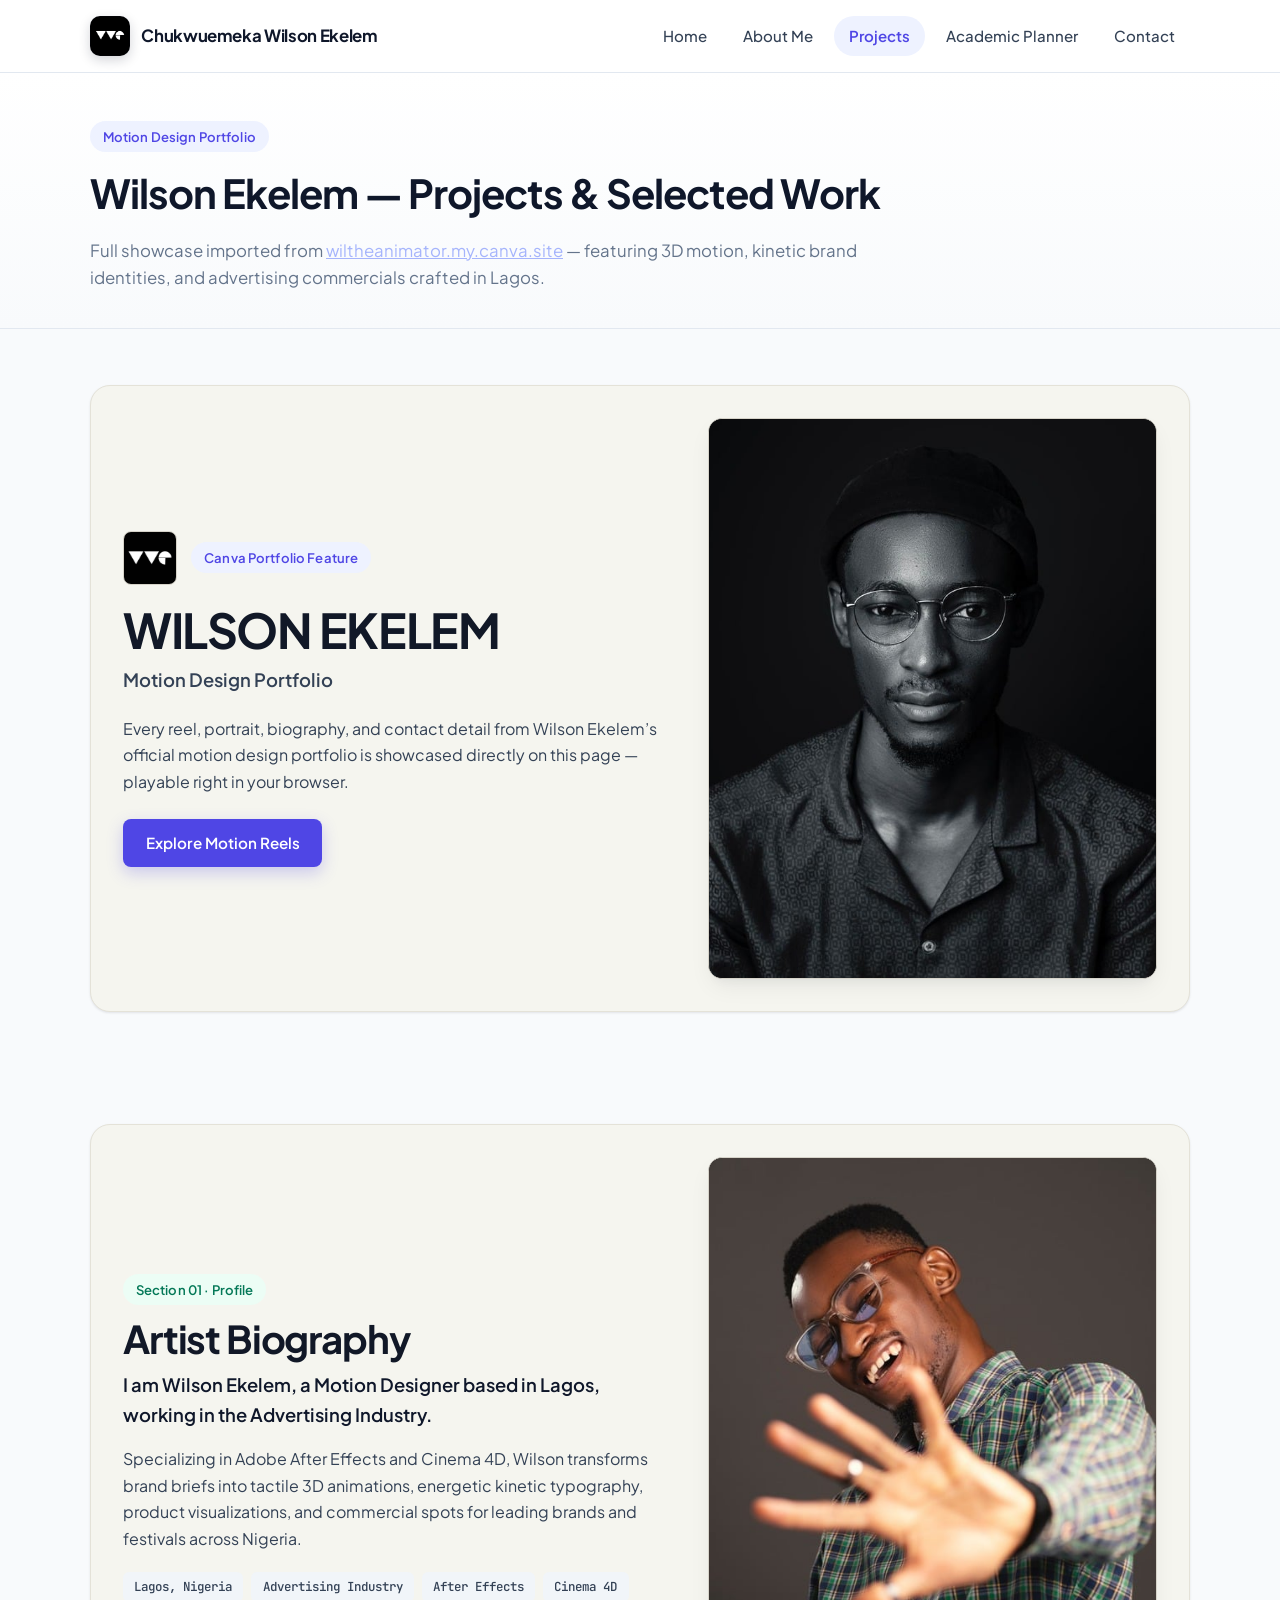
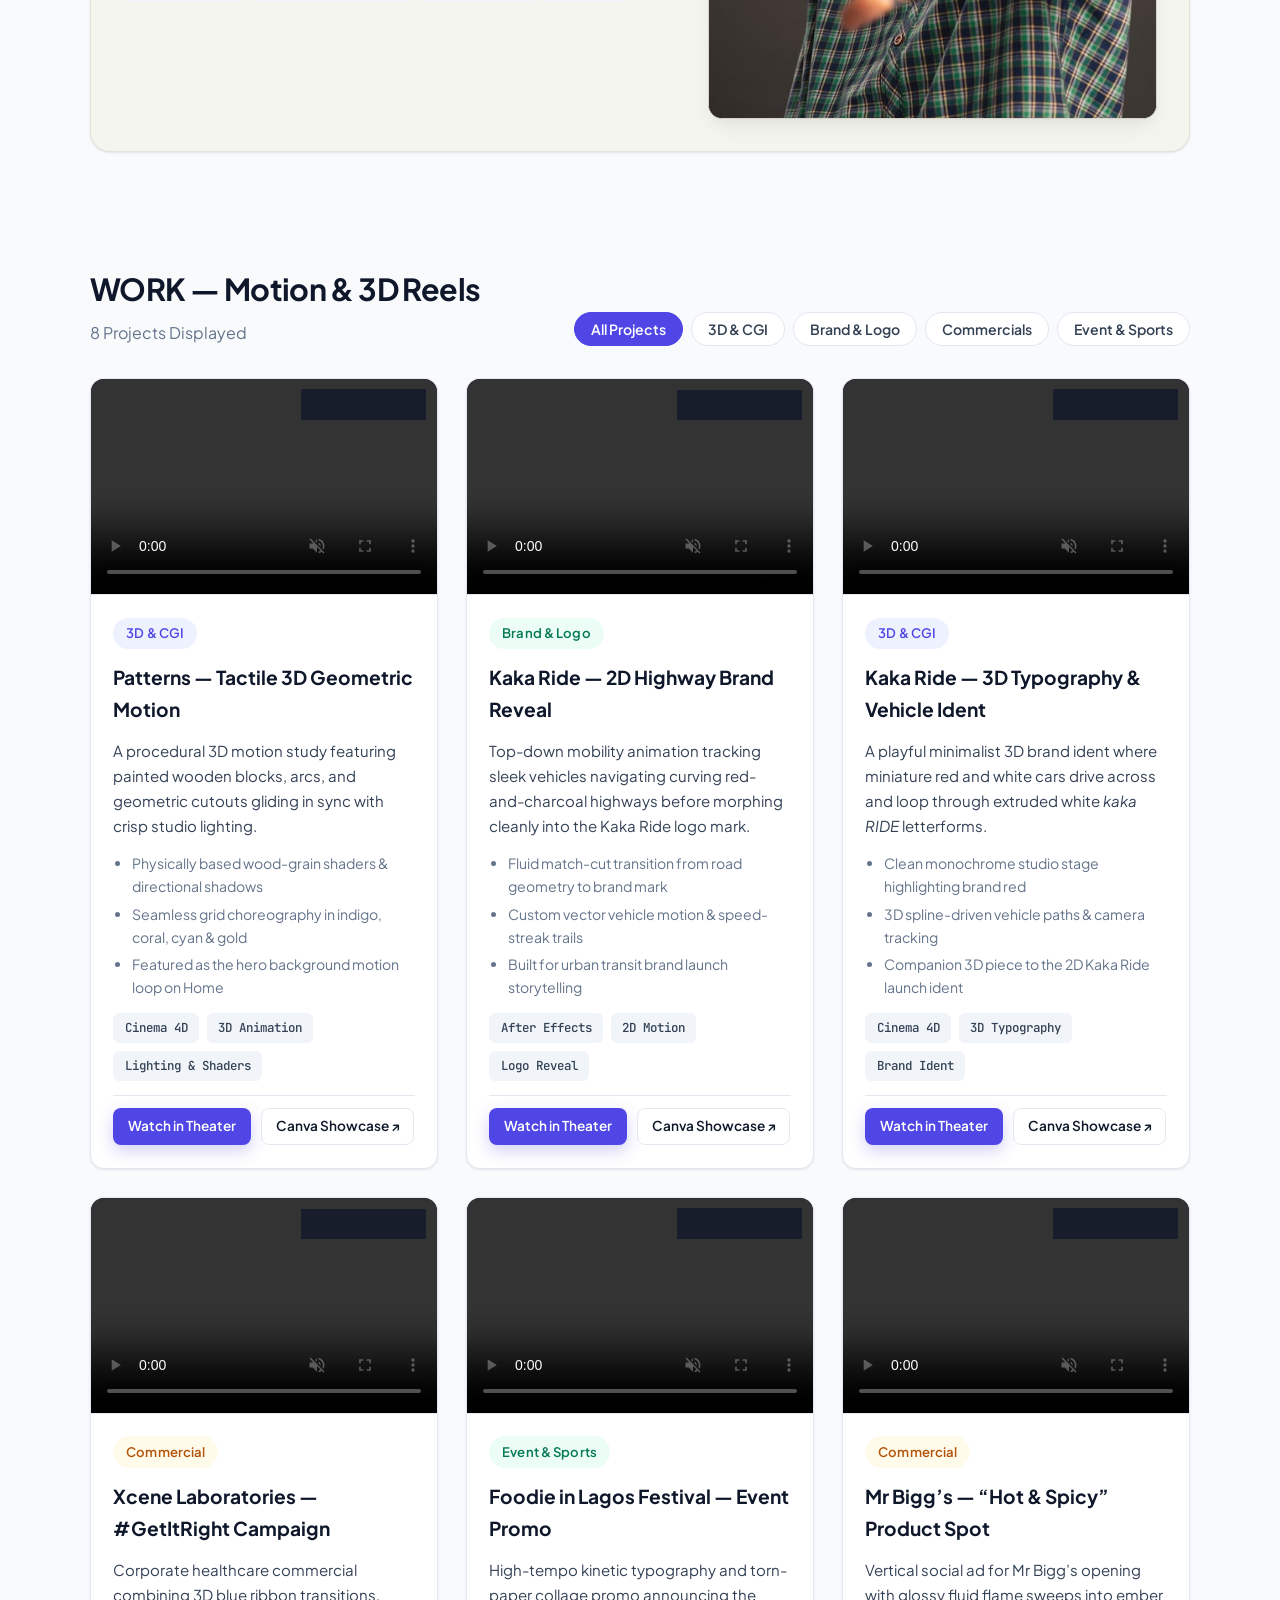
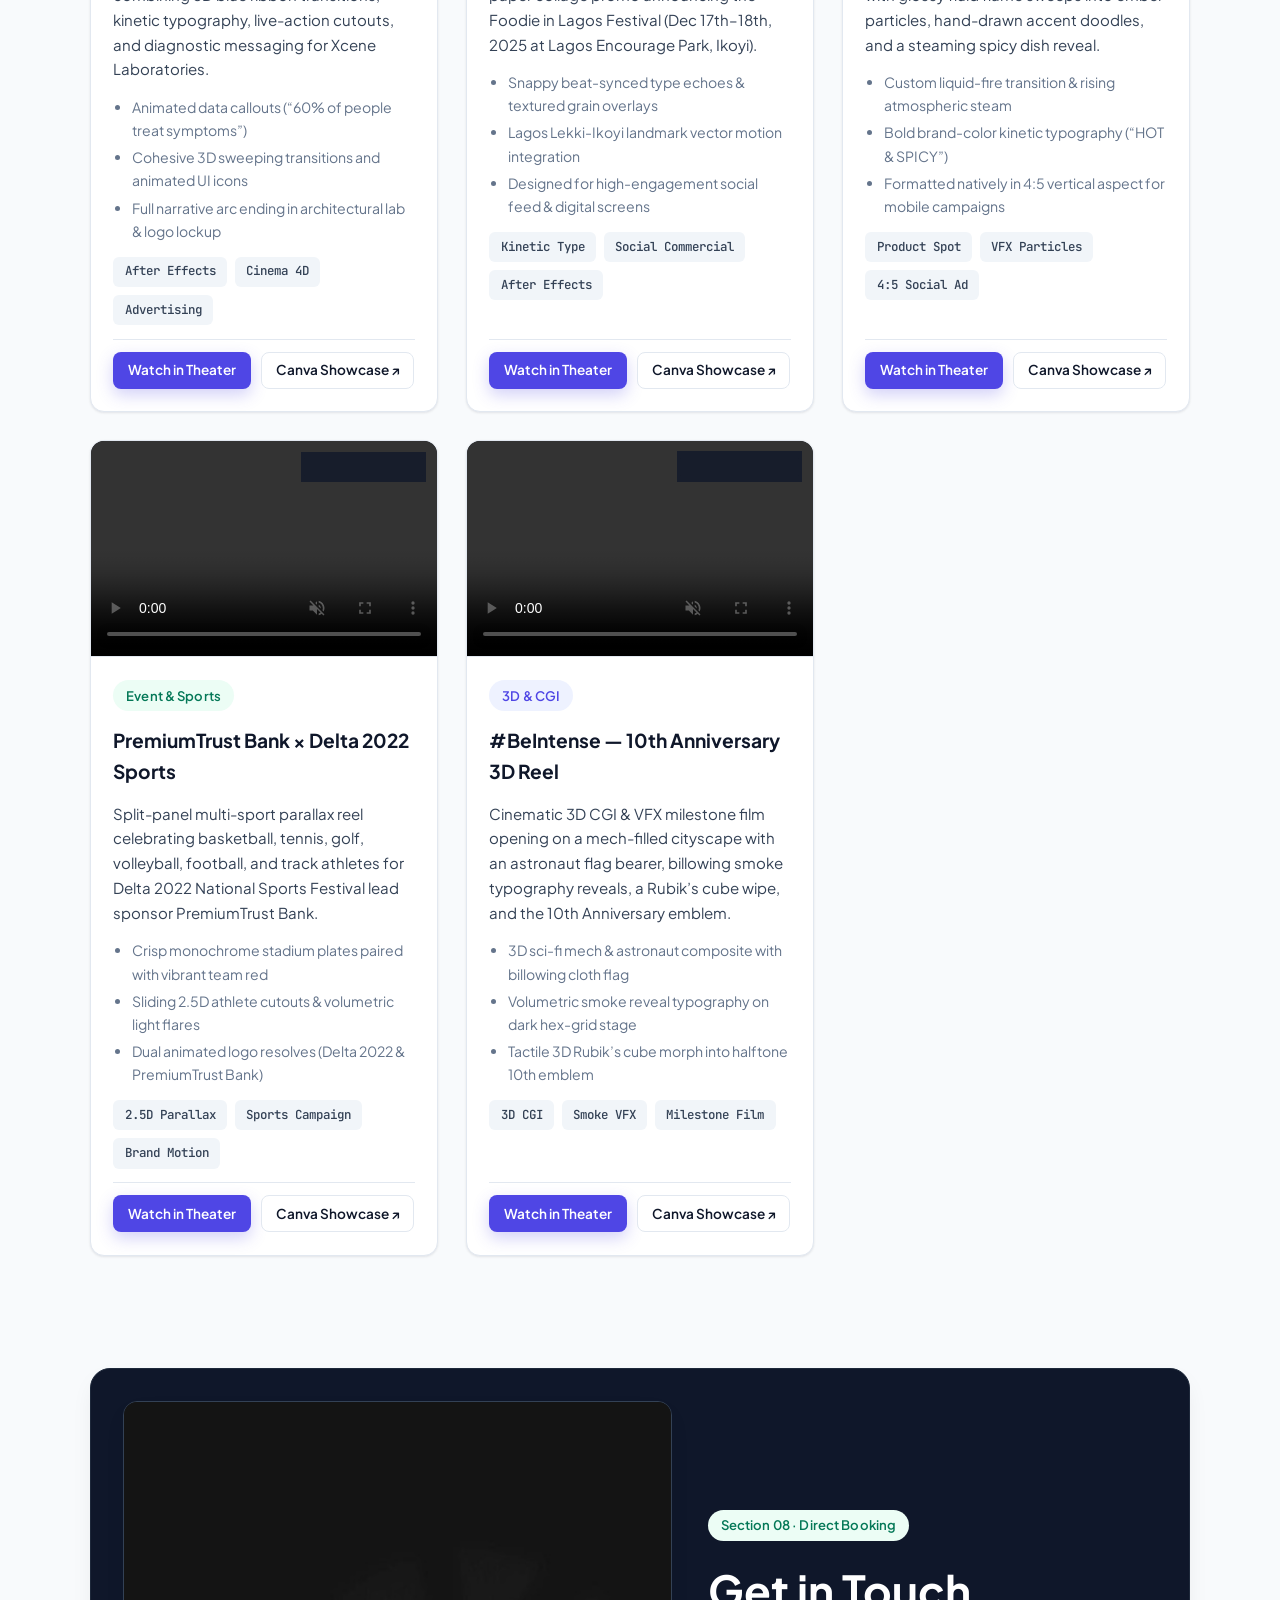
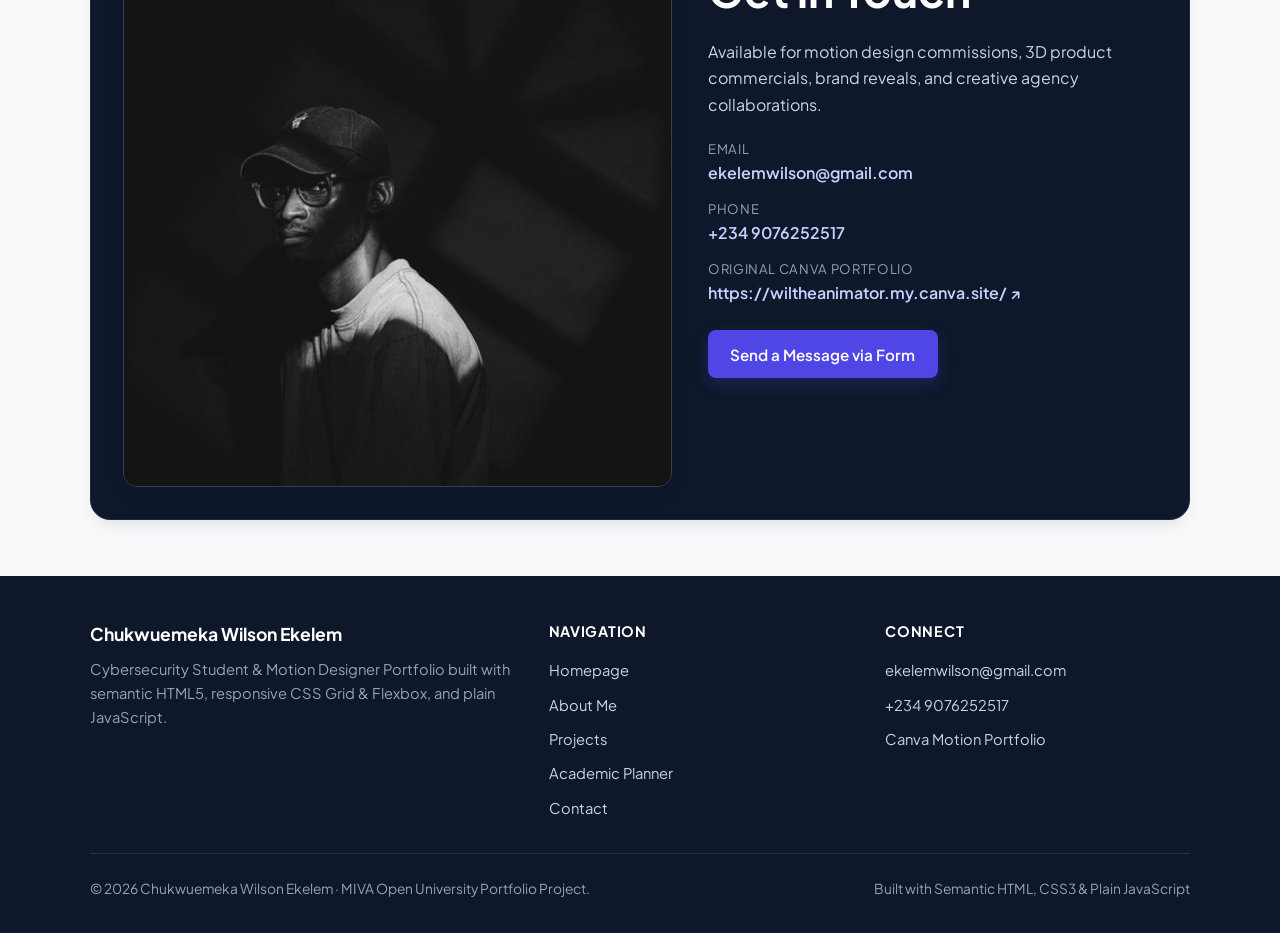
<file: projects.html>
<!DOCTYPE html>
<html lang="en">
<head>
  <meta charset="UTF-8">
  <meta name="viewport" content="width=device-width, initial-scale=1.0">
  <meta name="description" content="Motion Design Portfolio of Wilson Ekelem (Chukwuemeka Wilson Ekelem) featuring 3D animation, brand reveals, and advertising commercials.">
  <title>Chukwuemeka Wilson Ekelem — Projects &amp; Motion Design Portfolio</title>
  <link rel="preconnect" href="https://fonts.googleapis.com">
  <link rel="preconnect" href="https://fonts.gstatic.com" crossorigin>
  <link href="https://fonts.googleapis.com/css2?family=JetBrains+Mono:wght@500;700&family=Plus+Jakarta+Sans:wght@400;500;600;700;800&display=swap" rel="stylesheet">
  <link rel="stylesheet" href="css/styles.css">
</head>
<body>
  <a class="skip-link" href="#main-content">Skip to main content</a>

  <header class="site-header">
    <div class="container header-inner">
      <a class="brand" href="index.html">
        <span class="brand-mark"><img src="assets/images/brand-logo.jpg" alt="Wilson Ekelem logo" width="40" height="40"></span>
        <span>Chukwuemeka Wilson Ekelem</span>
      </a>

      <button
        id="navToggle"
        class="nav-toggle"
        type="button"
        aria-expanded="false"
        aria-controls="siteNav"
        aria-label="Toggle navigation menu"
      >
        <svg width="22" height="22" viewBox="0 0 24 24" fill="none" stroke="currentColor" stroke-width="2" stroke-linecap="round" aria-hidden="true">
          <line x1="3" y1="6" x2="21" y2="6"></line>
          <line x1="3" y1="12" x2="21" y2="12"></line>
          <line x1="3" y1="18" x2="21" y2="18"></line>
        </svg>
      </button>

      <nav id="siteNav" class="site-nav" aria-label="Primary navigation">
        <ul class="nav-list">
          <li><a class="nav-link" href="index.html">Home</a></li>
          <li><a class="nav-link" href="about.html">About Me</a></li>
          <li><a class="nav-link active" href="projects.html" aria-current="page">Projects</a></li>
          <li><a class="nav-link" href="planner.html">Academic Planner</a></li>
          <li><a class="nav-link" href="contact.html">Contact</a></li>
        </ul>
      </nav>
    </div>
  </header>

  <main id="main-content">
    <section class="page-banner">
      <div class="container">
        <span class="badge badge-primary">Motion Design Portfolio</span>
        <h1>Wilson Ekelem &mdash; Projects &amp; Selected Work</h1>
        <p>
          Full showcase imported from
          <a href="https://wiltheanimator.my.canva.site/" target="_blank" rel="noopener noreferrer" style="color: #a5b4fc; text-decoration: underline;">wiltheanimator.my.canva.site</a>
          &mdash; featuring 3D motion, kinetic brand identities, and advertising commercials crafted in Lagos.
        </p>
      </div>
    </section>

    <!-- Canva Section 0: Cover & Hero Identity -->
    <section class="section" aria-labelledby="canva-portfolio-heading">
      <div class="container">
        <article class="canva-showcase reveal">
          <div class="canva-split">
            <div>
              <div class="canva-logo-row">
                <img
                  src="assets/images/canva/canva-logo.jpg"
                  alt="WE geometric brand monogram logo for Wilson Ekelem"
                  class="canva-logo-badge"
                  width="54"
                  height="54"
                >
                <span class="badge badge-primary">Canva Portfolio Feature</span>
              </div>
              <h2 id="canva-portfolio-heading" class="canva-display-title">WILSON EKELEM</h2>
              <p class="canva-subtitle">Motion Design Portfolio</p>
              <p style="color: var(--ink-secondary); margin: 0 0 1.5rem; max-width: 52ch;">
                Every reel, portrait, biography, and contact detail from Wilson Ekelem&rsquo;s official motion
                design portfolio is showcased directly on this page &mdash; playable right in your browser.
              </p>
              <div style="display: flex; flex-wrap: wrap; gap: 0.75rem;">
                <a href="#work-showcase" class="btn btn-primary">Explore Motion Reels</a>
              </div>
            </div>

            <div class="canva-portrait-frame">
              <img
                src="assets/images/canva/canva-hero.jpg"
                alt="Monochrome editorial portrait of Wilson Ekelem wearing round glasses and a cap"
                width="707"
                height="800"
              >
            </div>
          </div>
        </article>
      </div>
    </section>

    <!-- Canva Section 1: Artist Biography -->
    <section class="section section-muted" aria-labelledby="artist-bio-heading">
      <div class="container">
        <article class="canva-showcase reveal">
          <div class="canva-split">
            <div>
              <span class="badge badge-accent" style="margin-bottom: 0.85rem;">Section 01 &middot; Profile</span>
              <h2 id="artist-bio-heading" class="canva-display-title" style="font-size: clamp(1.75rem, 3vw, 2.5rem);">
                Artist Biography
              </h2>
              <p style="font-size: 1.15rem; font-weight: 600; color: #0f172a; margin: 0 0 1rem; max-width: 46ch;">
                I am Wilson Ekelem, a Motion Designer based in Lagos, working in the Advertising Industry.
              </p>
              <p style="color: var(--ink-secondary); margin: 0 0 1.25rem; max-width: 52ch;">
                Specializing in Adobe After Effects and Cinema 4D, Wilson transforms brand briefs into tactile 3D
                animations, energetic kinetic typography, product visualizations, and commercial spots for leading
                brands and festivals across Nigeria.
              </p>
              <ul class="tag-list">
                <li class="tag">Lagos, Nigeria</li>
                <li class="tag">Advertising Industry</li>
                <li class="tag">After Effects</li>
                <li class="tag">Cinema 4D</li>
              </ul>
            </div>

            <div class="canva-portrait-frame">
              <img
                src="assets/images/canva/canva-bio.jpg"
                alt="Expressive studio portrait of Wilson Ekelem smiling in a plaid shirt"
                width="533"
                height="800"
              >
            </div>
          </div>
        </article>
      </div>
    </section>

    <!-- Canva Sections 2-7: WORK (All 8 Motion Design Reels) -->
    <section id="work-showcase" class="section" aria-labelledby="projects-grid-heading">
      <div class="container">
        <div class="section-header">
          <div>
            <h2 id="projects-grid-heading">WORK &mdash; Motion &amp; 3D Reels</h2>
            <p id="projectCountBadge">8 Projects Displayed</p>
          </div>
          <div id="projectFilters" class="filter-group" role="group" aria-label="Filter projects by category">
            <button type="button" class="filter-btn active" data-filter="all">All Projects</button>
            <button type="button" class="filter-btn" data-filter="3d">3D &amp; CGI</button>
            <button type="button" class="filter-btn" data-filter="brand">Brand &amp; Logo</button>
            <button type="button" class="filter-btn" data-filter="commercial">Commercials</button>
            <button type="button" class="filter-btn" data-filter="event">Event &amp; Sports</button>
          </div>
        </div>

        <div class="projects-grid">
          <!-- Work 01 -->
          <article class="project-card reveal" data-project-category="3d">
            <div class="project-thumb">
              <video controls preload="metadata" playsinline muted aria-label="Patterns 3D geometric wooden block motion reel">
                <source src="assets/video/work/work-01.mp4" type="video/mp4">
              </video>
            </div>
            <div class="project-body">
              <div>
                <span class="badge badge-primary">3D &amp; CGI</span>
              </div>
              <h3>Patterns &mdash; Tactile 3D Geometric Motion</h3>
              <p>
                A procedural 3D motion study featuring painted wooden blocks, arcs, and geometric cutouts gliding in
                sync with crisp studio lighting.
              </p>
              <ul class="project-highlights">
                <li>Physically based wood-grain shaders &amp; directional shadows</li>
                <li>Seamless grid choreography in indigo, coral, cyan &amp; gold</li>
                <li>Featured as the hero background motion loop on Home</li>
              </ul>
              <ul class="tag-list">
                <li class="tag">Cinema 4D</li>
                <li class="tag">3D Animation</li>
                <li class="tag">Lighting &amp; Shaders</li>
              </ul>
              <div class="project-links">
                <a
                  href="#reel-patterns"
                  class="btn btn-primary btn-sm"
                  data-preview-title="Patterns — Tactile 3D Geometric Motion"
                  data-preview-summary="A tactile 3D motion exploration featuring painted wooden geometric modules interlocking in rhythmic camera transitions."
                  data-preview-tech="Tools: Cinema 4D, Physically Based Texturing, Color Grading"
                  data-preview-video="assets/video/work/work-01.mp4"
                >
                  Watch in Theater
                </a>
                <a href="https://wiltheanimator.my.canva.site/" target="_blank" rel="noopener noreferrer" class="btn btn-secondary btn-sm">
                  Canva Showcase &nearr;
                </a>
              </div>
            </div>
          </article>

          <!-- Work 02 -->
          <article class="project-card reveal" data-project-category="brand">
            <div class="project-thumb">
              <video controls preload="metadata" playsinline muted aria-label="Kaka Ride 2D highway animation and logo reveal">
                <source src="assets/video/work/work-02.mp4" type="video/mp4">
              </video>
            </div>
            <div class="project-body">
              <div>
                <span class="badge badge-accent">Brand &amp; Logo</span>
              </div>
              <h3>Kaka Ride &mdash; 2D Highway Brand Reveal</h3>
              <p>
                Top-down mobility animation tracking sleek vehicles navigating curving red-and-charcoal highways before
                morphing cleanly into the Kaka Ride logo mark.
              </p>
              <ul class="project-highlights">
                <li>Fluid match-cut transition from road geometry to brand mark</li>
                <li>Custom vector vehicle motion &amp; speed-streak trails</li>
                <li>Built for urban transit brand launch storytelling</li>
              </ul>
              <ul class="tag-list">
                <li class="tag">After Effects</li>
                <li class="tag">2D Motion</li>
                <li class="tag">Logo Reveal</li>
              </ul>
              <div class="project-links">
                <a
                  href="#reel-kaka-2d"
                  class="btn btn-primary btn-sm"
                  data-preview-title="Kaka Ride — 2D Highway Brand Reveal"
                  data-preview-summary="Dynamic top-down highway transitions converging seamlessly into the Kaka Ride app icon and wordmark."
                  data-preview-tech="Tools: Adobe After Effects, Vector Illustration, Morphing"
                  data-preview-video="assets/video/work/work-02.mp4"
                >
                  Watch in Theater
                </a>
                <a href="https://wiltheanimator.my.canva.site/" target="_blank" rel="noopener noreferrer" class="btn btn-secondary btn-sm">
                  Canva Showcase &nearr;
                </a>
              </div>
            </div>
          </article>

          <!-- Work 03 -->
          <article class="project-card reveal" data-project-category="3d">
            <div class="project-thumb">
              <video controls preload="metadata" playsinline muted aria-label="Kaka Ride 3D extruded typography ident animation">
                <source src="assets/video/work/work-03.mp4" type="video/mp4">
              </video>
            </div>
            <div class="project-body">
              <div>
                <span class="badge badge-primary">3D &amp; CGI</span>
              </div>
              <h3>Kaka Ride &mdash; 3D Typography &amp; Vehicle Ident</h3>
              <p>
                A playful minimalist 3D brand ident where miniature red and white cars drive across and loop through
                extruded white <em>kaka RIDE</em> letterforms.
              </p>
              <ul class="project-highlights">
                <li>Clean monochrome studio stage highlighting brand red</li>
                <li>3D spline-driven vehicle paths &amp; camera tracking</li>
                <li>Companion 3D piece to the 2D Kaka Ride launch ident</li>
              </ul>
              <ul class="tag-list">
                <li class="tag">Cinema 4D</li>
                <li class="tag">3D Typography</li>
                <li class="tag">Brand Ident</li>
              </ul>
              <div class="project-links">
                <a
                  href="#reel-kaka-3d"
                  class="btn btn-primary btn-sm"
                  data-preview-title="Kaka Ride — 3D Typography &amp; Vehicle Ident"
                  data-preview-summary="Minimalist 3D extruded typography animation featuring miniature vehicles weaving around and leaping across the Kaka Ride wordmark."
                  data-preview-tech="Tools: Cinema 4D, Spline Dynamics, Studio Rendering"
                  data-preview-video="assets/video/work/work-03.mp4"
                >
                  Watch in Theater
                </a>
                <a href="https://wiltheanimator.my.canva.site/" target="_blank" rel="noopener noreferrer" class="btn btn-secondary btn-sm">
                  Canva Showcase &nearr;
                </a>
              </div>
            </div>
          </article>

          <!-- Work 04 -->
          <article class="project-card reveal" data-project-category="commercial">
            <div class="project-thumb">
              <video controls preload="metadata" playsinline muted aria-label="Xcene Laboratories GetItRight healthcare campaign commercial">
                <source src="assets/video/work/work-04.mp4" type="video/mp4">
              </video>
            </div>
            <div class="project-body">
              <div>
                <span class="badge badge-warning">Commercial</span>
              </div>
              <h3>Xcene Laboratories &mdash; #GetItRight Campaign</h3>
              <p>
                Corporate healthcare commercial combining 3D blue ribbon transitions, kinetic typography, live-action
                cutouts, and diagnostic messaging for Xcene Laboratories.
              </p>
              <ul class="project-highlights">
                <li>Animated data callouts (&ldquo;60% of people treat symptoms&rdquo;)</li>
                <li>Cohesive 3D sweeping transitions and animated UI icons</li>
                <li>Full narrative arc ending in architectural lab &amp; logo lockup</li>
              </ul>
              <ul class="tag-list">
                <li class="tag">After Effects</li>
                <li class="tag">Cinema 4D</li>
                <li class="tag">Advertising</li>
              </ul>
              <div class="project-links">
                <a
                  href="#reel-xcene"
                  class="btn btn-primary btn-sm"
                  data-preview-title="Xcene Laboratories — #GetItRight Campaign"
                  data-preview-summary="Full-length healthcare diagnostic commercial pairing swept 3D ribbon wipes with kinetic typography and brand storytelling for Xcene Laboratories."
                  data-preview-tech="Tools: After Effects, 3D Ribbon Transitions, Compositing"
                  data-preview-video="assets/video/work/work-04.mp4"
                >
                  Watch in Theater
                </a>
                <a href="https://wiltheanimator.my.canva.site/" target="_blank" rel="noopener noreferrer" class="btn btn-secondary btn-sm">
                  Canva Showcase &nearr;
                </a>
              </div>
            </div>
          </article>

          <!-- Work 05 -->
          <article class="project-card reveal" data-project-category="event">
            <div class="project-thumb">
              <video controls preload="metadata" playsinline muted aria-label="Foodie in Lagos Festival event promotional motion reel">
                <source src="assets/video/work/work-05.mp4" type="video/mp4">
              </video>
            </div>
            <div class="project-body">
              <div>
                <span class="badge badge-accent">Event &amp; Sports</span>
              </div>
              <h3>Foodie in Lagos Festival &mdash; Event Promo</h3>
              <p>
                High-tempo kinetic typography and torn-paper collage promo announcing the Foodie in Lagos Festival
                (Dec 17th&ndash;18th, 2025 at Lagos Encourage Park, Ikoyi).
              </p>
              <ul class="project-highlights">
                <li>Snappy beat-synced type echoes &amp; textured grain overlays</li>
                <li>Lagos Lekki-Ikoyi landmark vector motion integration</li>
                <li>Designed for high-engagement social feed &amp; digital screens</li>
              </ul>
              <ul class="tag-list">
                <li class="tag">Kinetic Type</li>
                <li class="tag">Social Commercial</li>
                <li class="tag">After Effects</li>
              </ul>
              <div class="project-links">
                <a
                  href="#reel-foodie"
                  class="btn btn-primary btn-sm"
                  data-preview-title="Foodie in Lagos Festival — Event Promo"
                  data-preview-summary="Energetic rhythm-driven promotional reel with kinetic typography, textured grain, torn-paper photography, and Lagos landmarks."
                  data-preview-tech="Tools: Adobe After Effects, Kinetic Typography, Sound Sync"
                  data-preview-video="assets/video/work/work-05.mp4"
                >
                  Watch in Theater
                </a>
                <a href="https://wiltheanimator.my.canva.site/" target="_blank" rel="noopener noreferrer" class="btn btn-secondary btn-sm">
                  Canva Showcase &nearr;
                </a>
              </div>
            </div>
          </article>

          <!-- Work 06 -->
          <article class="project-card reveal" data-project-category="commercial">
            <div class="project-thumb">
              <video controls preload="metadata" playsinline muted aria-label="Mr Bigg's Hot and Spicy food commercial reel">
                <source src="assets/video/work/work-06.mp4" type="video/mp4">
              </video>
            </div>
            <div class="project-body">
              <div>
                <span class="badge badge-warning">Commercial</span>
              </div>
              <h3>Mr Bigg&rsquo;s &mdash; &ldquo;Hot &amp; Spicy&rdquo; Product Spot</h3>
              <p>
                Vertical social ad for Mr Bigg&rsquo;s opening with glossy fluid flame sweeps into ember particles,
                hand-drawn accent doodles, and a steaming spicy dish reveal.
              </p>
              <ul class="project-highlights">
                <li>Custom liquid-fire transition &amp; rising atmospheric steam</li>
                <li>Bold brand-color kinetic typography (&ldquo;HOT &amp; SPICY&rdquo;)</li>
                <li>Formatted natively in 4:5 vertical aspect for mobile campaigns</li>
              </ul>
              <ul class="tag-list">
                <li class="tag">Product Spot</li>
                <li class="tag">VFX Particles</li>
                <li class="tag">4:5 Social Ad</li>
              </ul>
              <div class="project-links">
                <a
                  href="#reel-mrbiggs"
                  class="btn btn-primary btn-sm"
                  data-preview-title="Mr Bigg's — Hot &amp; Spicy Product Spot"
                  data-preview-summary="Punchy food advertising spot blending fluid fiery reveals, floating ember particles, animated steam, and bold Mr Bigg's branding."
                  data-preview-tech="Tools: After Effects, Particle VFX, Product Compositing"
                  data-preview-video="assets/video/work/work-06.mp4"
                >
                  Watch in Theater
                </a>
                <a href="https://wiltheanimator.my.canva.site/" target="_blank" rel="noopener noreferrer" class="btn btn-secondary btn-sm">
                  Canva Showcase &nearr;
                </a>
              </div>
            </div>
          </article>

          <!-- Work 07 -->
          <article class="project-card reveal" data-project-category="event">
            <div class="project-thumb">
              <video controls preload="metadata" playsinline muted aria-label="PremiumTrust Bank Delta 2022 National Sports Festival motion reel">
                <source src="assets/video/work/work-07.mp4" type="video/mp4">
              </video>
            </div>
            <div class="project-body">
              <div>
                <span class="badge badge-accent">Event &amp; Sports</span>
              </div>
              <h3>PremiumTrust Bank &times; Delta 2022 Sports</h3>
              <p>
                Split-panel multi-sport parallax reel celebrating basketball, tennis, golf, volleyball, football, and
                track athletes for Delta 2022 National Sports Festival lead sponsor PremiumTrust Bank.
              </p>
              <ul class="project-highlights">
                <li>Crisp monochrome stadium plates paired with vibrant team red</li>
                <li>Sliding 2.5D athlete cutouts &amp; volumetric light flares</li>
                <li>Dual animated logo resolves (Delta 2022 &amp; PremiumTrust Bank)</li>
              </ul>
              <ul class="tag-list">
                <li class="tag">2.5D Parallax</li>
                <li class="tag">Sports Campaign</li>
                <li class="tag">Brand Motion</li>
              </ul>
              <div class="project-links">
                <a
                  href="#reel-delta"
                  class="btn btn-primary btn-sm"
                  data-preview-title="PremiumTrust Bank × Delta 2022 National Sports Festival"
                  data-preview-summary="Dynamic split-panel parallax showcase of Nigerian athletes across multiple disciplines, resolving to the Delta 2022 and PremiumTrust Bank logos."
                  data-preview-tech="Tools: After Effects, 2.5D Layering, Rotoscoping, Logo Animation"
                  data-preview-video="assets/video/work/work-07.mp4"
                >
                  Watch in Theater
                </a>
                <a href="https://wiltheanimator.my.canva.site/" target="_blank" rel="noopener noreferrer" class="btn btn-secondary btn-sm">
                  Canva Showcase &nearr;
                </a>
              </div>
            </div>
          </article>

          <!-- Work 08 -->
          <article class="project-card reveal" data-project-category="3d">
            <div class="project-thumb">
              <video controls preload="metadata" playsinline muted aria-label="10th Anniversary BeIntense 3D CGI and kinetic brand reel">
                <source src="assets/video/work/work-08.mp4" type="video/mp4">
              </video>
            </div>
            <div class="project-body">
              <div>
                <span class="badge badge-primary">3D &amp; CGI</span>
              </div>
              <h3>#BeIntense &mdash; 10th Anniversary 3D Reel</h3>
              <p>
                Cinematic 3D CGI &amp; VFX milestone film opening on a mech-filled cityscape with an astronaut flag
                bearer, billowing smoke typography reveals, a Rubik&rsquo;s cube wipe, and the 10th Anniversary emblem.
              </p>
              <ul class="project-highlights">
                <li>3D sci-fi mech &amp; astronaut composite with billowing cloth flag</li>
                <li>Volumetric smoke reveal typography on dark hex-grid stage</li>
                <li>Tactile 3D Rubik&rsquo;s cube morph into halftone 10th emblem</li>
              </ul>
              <ul class="tag-list">
                <li class="tag">3D CGI</li>
                <li class="tag">Smoke VFX</li>
                <li class="tag">Milestone Film</li>
              </ul>
              <div class="project-links">
                <a
                  href="#reel-beintense"
                  class="btn btn-primary btn-sm"
                  data-preview-title="#BeIntense — 10th Anniversary 3D Reel"
                  data-preview-summary="High-impact 10th anniversary brand film combining 3D mech CGI scenes, smoke-dissolve statements, a Rubik's cube whip transition, and #BeIntense identity."
                  data-preview-tech="Tools: Cinema 4D, After Effects, Volumetric Smoke, 3D Compositing"
                  data-preview-video="assets/video/work/work-08.mp4"
                >
                  Watch in Theater
                </a>
                <a href="https://wiltheanimator.my.canva.site/" target="_blank" rel="noopener noreferrer" class="btn btn-secondary btn-sm">
                  Canva Showcase &nearr;
                </a>
              </div>
            </div>
          </article>
        </div>
      </div>
    </section>

    <!-- Canva Section 8: Get in Touch -->
    <section class="section section-muted" aria-labelledby="canva-contact-heading">
      <div class="container">
        <article class="canva-contact-dark reveal">
          <div class="canva-split">
            <div class="canva-portrait-frame" style="border-color: #334155;">
              <img
                src="assets/images/canva/canva-contact.jpg"
                alt="Dramatic low-key monochrome portrait of Wilson Ekelem wearing a cap and glasses"
                width="533"
                height="800"
              >
            </div>

            <div>
              <span class="badge badge-accent" style="margin-bottom: 0.85rem;">Section 08 &middot; Direct Booking</span>
              <h2 id="canva-contact-heading" style="font-size: clamp(1.85rem, 3.5vw, 2.75rem); margin: 0 0 0.75rem;">
                Get in Touch
              </h2>
              <p style="margin: 0 0 1.25rem; max-width: 48ch;">
                Available for motion design commissions, 3D product commercials, brand reveals, and creative agency
                collaborations.
              </p>

              <ul class="canva-contact-list">
                <li>
                  <span style="color: #94a3b8; display: block; font-size: 0.82rem; text-transform: uppercase; letter-spacing: 0.05em;">Email</span>
                  <a href="mailto:ekelemwilson@gmail.com">ekelemwilson@gmail.com</a>
                </li>
                <li>
                  <span style="color: #94a3b8; display: block; font-size: 0.82rem; text-transform: uppercase; letter-spacing: 0.05em;">Phone</span>
                  <a href="tel:+2349076252517">+234 9076252517</a>
                </li>
                <li>
                  <span style="color: #94a3b8; display: block; font-size: 0.82rem; text-transform: uppercase; letter-spacing: 0.05em;">Original Canva Portfolio</span>
                  <a href="https://wiltheanimator.my.canva.site/" target="_blank" rel="noopener noreferrer">
                    https://wiltheanimator.my.canva.site/ &nearr;
                  </a>
                </li>
              </ul>

              <div style="display: flex; flex-wrap: wrap; gap: 0.75rem;">
                <a href="contact.html" class="btn btn-primary">Send a Message via Form</a>
              </div>
            </div>
          </div>
        </article>
      </div>
    </section>
  </main>

  <div id="projectModal" class="modal-backdrop" role="dialog" aria-modal="true" aria-hidden="true" aria-labelledby="modalProjectTitle">
    <div class="modal-dialog">
      <div class="modal-header">
        <h3 id="modalProjectTitle">Project Preview</h3>
        <button id="closeModalBtn" type="button" class="btn btn-secondary btn-sm" aria-label="Close project preview">Close</button>
      </div>
      <div id="modalVideoWrap" class="modal-video-wrap">
        <video id="modalProjectVideo" controls playsinline></video>
      </div>
      <p id="modalProjectSummary" style="color: var(--ink-secondary); margin-top: 0;"></p>
      <p id="modalProjectTech" class="badge badge-primary" style="margin-bottom: 1.25rem;"></p>
      <div style="display: flex; gap: 0.75rem; flex-wrap: wrap;">
        <a href="contact.html" class="btn btn-primary btn-sm">Book or Inquire</a>
      </div>
    </div>
  </div>

  <footer class="site-footer">
    <div class="container">
      <div class="footer-grid">
        <div>
          <a class="footer-brand" href="index.html">Chukwuemeka Wilson Ekelem</a>
          <p>
            Cybersecurity Student &amp; Motion Designer Portfolio built with semantic HTML5, responsive CSS Grid &amp;
            Flexbox, and plain JavaScript.
          </p>
        </div>

        <div>
          <h2 class="footer-heading">Navigation</h2>
          <ul class="footer-links">
            <li><a href="index.html">Homepage</a></li>
            <li><a href="about.html">About Me</a></li>
            <li><a href="projects.html">Projects</a></li>
            <li><a href="planner.html">Academic Planner</a></li>
            <li><a href="contact.html">Contact</a></li>
          </ul>
        </div>

        <div>
          <h2 class="footer-heading">Connect</h2>
          <ul class="footer-links">
            <li><a href="mailto:ekelemwilson@gmail.com">ekelemwilson@gmail.com</a></li>
            <li><a href="tel:+2349076252517">+234 9076252517</a></li>
            <li><a href="https://wiltheanimator.my.canva.site/" target="_blank" rel="noopener noreferrer">Canva Motion Portfolio</a></li>
          </ul>
        </div>
      </div>

      <div class="footer-bottom">
        <span>&copy; <span id="currentYear">2026</span> Chukwuemeka Wilson Ekelem &middot; MIVA Open University Portfolio Project.</span>
        <span>Built with Semantic HTML, CSS3 &amp; Plain JavaScript</span>
      </div>
    </div>
  </footer>

  <script src="js/main.js"></script>
</body>
</html>
</file>
<file: css/styles.css>
/* ==========================================================================
   Student Portfolio — External Stylesheet
   Modern, Responsive Multi-Page Architecture (Plain CSS3)
   ========================================================================== */

:root {
  /* Colour Palette */
  --bg: #f8fafc;
  --bg-subtle: #f1f5f9;
  --surface: #ffffff;
  --surface-dark: #0f172a;
  --ink: #0f172a;
  --ink-secondary: #334155;
  --muted: #64748b;
  --primary: #4f46e5;
  --primary-hover: #4338ca;
  --primary-soft: #eef2ff;
  --accent: #10b981;
  --accent-soft: #ecfdf5;
  --warning: #f59e0b;
  --warning-soft: #fffbeb;
  --danger: #ef4444;
  --danger-soft: #fef2f2;
  --border: #e2e8f0;

  /* Typography & Rhythm */
  --font-sans: "Plus Jakarta Sans", "Inter", system-ui, -apple-system, BlinkMacSystemFont, "Segoe UI", Roboto, sans-serif;
  --font-mono: "JetBrains Mono", ui-monospace, SFMono-Regular, Menlo, Monaco, Consolas, monospace;

  /* Elevation & Shape */
  --radius-sm: 8px;
  --radius-md: 14px;
  --radius-lg: 20px;
  --radius-pill: 999px;
  --shadow-sm: 0 1px 3px rgba(15, 23, 42, 0.06), 0 1px 2px rgba(15, 23, 42, 0.04);
  --shadow-md: 0 10px 25px -5px rgba(15, 23, 42, 0.08), 0 8px 10px -6px rgba(15, 23, 42, 0.04);
  --shadow-lg: 0 20px 40px -12px rgba(79, 70, 229, 0.16);

  /* Motion */
  --transition-fast: 180ms cubic-bezier(0.22, 1, 0.36, 1);
  --transition-base: 280ms cubic-bezier(0.22, 1, 0.36, 1);
}

/* Base Reset */
*,
*::before,
*::after {
  box-sizing: border-box;
}

html {
  scroll-behavior: smooth;
  font-size: 16px;
}

body {
  margin: 0;
  font-family: var(--font-sans);
  color: var(--ink);
  background-color: var(--bg);
  line-height: 1.65;
  -webkit-font-smoothing: antialiased;
  min-height: 100vh;
  display: flex;
  flex-direction: column;
}

img {
  display: block;
  max-width: 100%;
  height: auto;
  transition: transform 420ms cubic-bezier(0.22, 1, 0.36, 1);
}

img:hover {
  transform: scale(1.05);
}

a {
  color: var(--primary);
  text-decoration: none;
  transition: color var(--transition-fast);
}

a:hover {
  color: var(--primary-hover);
}

/* Accessibility Helpers */
.skip-link {
  position: absolute;
  left: -9999px;
  top: 0;
  background: var(--primary);
  color: #ffffff;
  padding: 0.75rem 1.25rem;
  z-index: 1000;
  font-weight: 600;
  border-radius: 0 0 var(--radius-sm) 0;
}

.skip-link:focus {
  left: 0;
}

.sr-only {
  position: absolute;
  width: 1px;
  height: 1px;
  padding: 0;
  margin: -1px;
  overflow: hidden;
  clip: rect(0, 0, 0, 0);
  border: 0;
}

/* Layout Container */
.container {
  width: 100%;
  max-width: 1140px;
  margin: 0 auto;
  padding: 0 1.25rem;
}

main {
  flex: 1;
}

/* ==========================================================================
   Header & Navigation (Flexbox + Mobile Drawer)
   ========================================================================== */
.site-header {
  position: sticky;
  top: 0;
  z-index: 100;
  background: rgba(255, 255, 255, 0.9);
  backdrop-filter: blur(12px);
  -webkit-backdrop-filter: blur(12px);
  border-bottom: 1px solid var(--border);
}

.header-inner {
  display: flex;
  align-items: center;
  justify-content: space-between;
  min-height: 72px;
  gap: 1rem;
}

.brand {
  display: inline-flex;
  align-items: center;
  gap: 0.7rem;
  color: var(--ink);
  font-weight: 700;
  font-size: 1.05rem;
  letter-spacing: -0.02em;
}

.brand:hover {
  color: var(--primary);
}

.brand-mark {
  display: inline-flex;
  align-items: center;
  justify-content: center;
  width: 40px;
  height: 40px;
  border-radius: 10px;
  overflow: hidden;
  background: #000000;
  border: 1px solid rgba(15, 23, 42, 0.14);
  box-shadow: 0 4px 12px rgba(15, 23, 42, 0.18);
  flex-shrink: 0;
}

.brand-mark img {
  width: 100%;
  height: 100%;
  object-fit: cover;
}

.brand:hover .brand-mark img {
  transform: scale(1.08);
}

.nav-toggle {
  display: none;
  align-items: center;
  justify-content: center;
  width: 44px;
  height: 44px;
  border: 1px solid var(--border);
  border-radius: var(--radius-sm);
  background: var(--surface);
  color: var(--ink);
  cursor: pointer;
  transition: background var(--transition-fast), border-color var(--transition-fast);
}

.nav-toggle:hover {
  background: var(--bg-subtle);
  border-color: var(--primary);
}

.nav-list {
  display: flex;
  align-items: center;
  list-style: none;
  margin: 0;
  padding: 0;
  gap: 0.35rem;
}

.nav-link {
  display: inline-flex;
  align-items: center;
  padding: 0.5rem 0.95rem;
  border-radius: var(--radius-pill);
  color: var(--ink-secondary);
  font-weight: 500;
  font-size: 0.94rem;
  transition: background var(--transition-fast), color var(--transition-fast), transform var(--transition-fast);
}

.nav-link:hover {
  background: var(--bg-subtle);
  color: var(--ink);
}

.nav-link.active,
.nav-link[aria-current="page"] {
  background: var(--primary-soft);
  color: var(--primary);
  font-weight: 600;
}

/* ==========================================================================
   Buttons & Badges
   ========================================================================== */
.btn {
  position: relative;
  overflow: hidden;
  display: inline-flex;
  align-items: center;
  justify-content: center;
  gap: 0.5rem;
  min-height: 44px;
  padding: 0.65rem 1.35rem;
  border-radius: var(--radius-sm);
  border: 1px solid transparent;
  font-family: inherit;
  font-size: 0.95rem;
  font-weight: 600;
  cursor: pointer;
  transition: transform 160ms cubic-bezier(0.22, 1, 0.36, 1), background var(--transition-fast), box-shadow var(--transition-fast), border-color var(--transition-fast);
}

.btn:active,
.filter-btn:active {
  transform: translateY(1px) scale(0.96);
}

.btn.is-clicked,
.filter-btn.is-clicked {
  animation: btnClickBounce 340ms cubic-bezier(0.22, 1, 0.36, 1);
}

.btn-click-ripple {
  position: absolute;
  border-radius: 50%;
  transform: scale(0);
  background: rgba(255, 255, 255, 0.42);
  pointer-events: none;
  animation: btnRippleExpand 520ms cubic-bezier(0.22, 1, 0.36, 1) forwards;
}

.btn-secondary .btn-click-ripple,
.filter-btn .btn-click-ripple {
  background: rgba(79, 70, 229, 0.2);
}

.btn-primary {
  background: var(--primary);
  color: #ffffff;
  box-shadow: 0 6px 16px rgba(79, 70, 229, 0.25);
}

.btn-primary:hover {
  background: var(--primary-hover);
  color: #ffffff;
  transform: translateY(-2px);
  box-shadow: 0 10px 22px rgba(79, 70, 229, 0.32);
}

.btn-secondary {
  background: var(--surface);
  color: var(--ink);
  border-color: var(--border);
}

.btn-secondary:hover {
  background: var(--bg-subtle);
  border-color: #cbd5e1;
  color: var(--ink);
  transform: translateY(-2px);
}

.btn-danger {
  background: var(--danger-soft);
  color: var(--danger);
  border-color: #fecaca;
}

.btn-danger:hover {
  background: var(--danger);
  color: #ffffff;
}

.btn-sm {
  min-height: 36px;
  padding: 0.4rem 0.85rem;
  font-size: 0.85rem;
}

.badge {
  display: inline-flex;
  align-items: center;
  gap: 0.4rem;
  padding: 0.3rem 0.8rem;
  border-radius: var(--radius-pill);
  font-size: 0.82rem;
  font-weight: 600;
  letter-spacing: 0.01em;
}

.badge-primary {
  background: var(--primary-soft);
  color: var(--primary);
}

.badge-accent {
  background: var(--accent-soft);
  color: #047857;
}

.badge-warning {
  background: var(--warning-soft);
  color: #b45309;
}

.badge-danger {
  background: var(--danger-soft);
  color: #b91c1c;
}

.status-dot {
  width: 8px;
  height: 8px;
  border-radius: 50%;
  background: var(--accent);
  animation: pulseDot 2s infinite;
}

/* ==========================================================================
   Hero Section (Video Background + Dark Transparent Overlay) & Page Headers
   ========================================================================== */
.hero {
  position: relative;
  overflow: hidden;
  padding: 4.5rem 0 4rem;
  background-color: #090d16;
  color: #f8fafc;
}

.hero-bg-video {
  position: absolute;
  inset: 0;
  width: 100%;
  height: 100%;
  object-fit: cover;
  z-index: 0;
  pointer-events: none;
}

.hero-video-overlay {
  position: absolute;
  inset: 0;
  background: linear-gradient(135deg, rgba(9, 13, 24, 0.84) 0%, rgba(15, 23, 42, 0.74) 55%, rgba(9, 13, 24, 0.86) 100%);
  z-index: 1;
  pointer-events: none;
}

.hero-grid {
  position: relative;
  z-index: 2;
  display: grid;
  grid-template-columns: 1.25fr 0.85fr;
  align-items: center;
  gap: 3rem;
}

.hero-eyebrow {
  margin-bottom: 1rem;
  display: flex;
  flex-wrap: wrap;
  align-items: center;
  gap: 0.75rem;
}

.hero .badge-accent {
  background: rgba(16, 185, 129, 0.16);
  color: #6ee7b7;
  border: 1px solid rgba(110, 231, 183, 0.28);
}

.welcome-kicker {
  margin: 0 0 0.5rem;
  font-size: clamp(2.35rem, 5vw, 3.85rem);
  font-weight: 800;
  line-height: 1.05;
  letter-spacing: -0.035em;
  background: linear-gradient(90deg, #ffffff 0%, #c7d2fe 65%, #818cf8 100%);
  -webkit-background-clip: text;
  background-clip: text;
  color: transparent;
}

.hero-title {
  margin: 0 0 1rem;
  font-size: clamp(1.35rem, 2.5vw, 1.95rem);
  line-height: 1.28;
  letter-spacing: -0.02em;
  color: #f1f5f9;
  font-weight: 700;
}

.hero-title span {
  color: #a5b4fc;
}

.hero-lead {
  font-size: 1.08rem;
  color: #cbd5e1;
  margin: 0 0 1.75rem;
  max-width: 58ch;
}

.hero-actions {
  display: flex;
  flex-wrap: wrap;
  gap: 0.85rem;
  margin-bottom: 2rem;
}

.hero .btn-secondary {
  background: rgba(255, 255, 255, 0.08);
  color: #f8fafc;
  border-color: rgba(255, 255, 255, 0.22);
  backdrop-filter: blur(8px);
}

.hero .btn-secondary:hover {
  background: rgba(255, 255, 255, 0.16);
  border-color: rgba(255, 255, 255, 0.38);
  color: #ffffff;
}

.hero-stats {
  display: grid;
  grid-template-columns: repeat(3, minmax(0, 1fr));
  gap: 1rem;
  padding-top: 1.5rem;
  border-top: 1px solid rgba(255, 255, 255, 0.14);
}

.stat-item strong {
  display: block;
  font-size: 1.35rem;
  font-weight: 800;
  color: #ffffff;
  letter-spacing: -0.02em;
}

.stat-item span {
  font-size: 0.86rem;
  color: #94a3b8;
}

.portrait-card {
  position: relative;
  background: rgba(15, 23, 42, 0.68);
  backdrop-filter: blur(10px);
  padding: 0.85rem;
  border-radius: var(--radius-lg);
  border: 1px solid rgba(255, 255, 255, 0.16);
  box-shadow: 0 24px 48px -12px rgba(0, 0, 0, 0.55);
  transition: transform var(--transition-base);
}

.portrait-card:hover {
  transform: translateY(-4px);
}

.portrait-card:hover .portrait-frame img,
.portrait-frame:hover img,
.canva-portrait-frame:hover img,
.about-portrait-frame:hover img,
.project-card:hover .project-thumb img {
  transform: scale(1.05);
}

.about-portrait-card {
  display: grid;
  grid-template-columns: 0.85fr 1.15fr;
  align-items: center;
  gap: 2rem;
  background: var(--surface);
  border: 1px solid var(--border);
  border-radius: var(--radius-lg);
  padding: 1.75rem;
  box-shadow: var(--shadow-sm);
}

.about-portrait-frame {
  border-radius: var(--radius-md);
  overflow: hidden;
  aspect-ratio: 4 / 5;
  background: var(--bg-subtle);
  border: 1px solid var(--border);
  box-shadow: var(--shadow-md);
}

.about-portrait-frame img {
  width: 100%;
  height: 100%;
  object-fit: cover;
  object-position: center top;
}

.portrait-frame {
  border-radius: calc(var(--radius-lg) - 6px);
  overflow: hidden;
  aspect-ratio: 4 / 5;
  background: #0f172a;
}

.portrait-frame img {
  width: 100%;
  height: 100%;
  object-fit: cover;
}

.portrait-caption {
  display: flex;
  align-items: center;
  justify-content: space-between;
  gap: 0.5rem;
  padding: 0.85rem 0.4rem 0.25rem;
  font-size: 0.86rem;
  color: #cbd5e1;
}

.portrait-caption strong {
  color: #ffffff;
}

.bio-card {
  background: var(--surface);
  border: 1px solid var(--border);
  border-left: 4px solid var(--primary);
  border-radius: var(--radius-md);
  padding: 2rem;
  box-shadow: var(--shadow-sm);
}

.bio-card p {
  margin: 0;
  color: var(--ink-secondary);
  font-size: 1.02rem;
  line-height: 1.75;
}

.bio-card p + p {
  margin-top: 1rem;
}

/* Sub-page Header */
.page-banner {
  padding: 3rem 0 2.25rem;
  background: linear-gradient(180deg, #ffffff 0%, var(--bg) 100%);
  border-bottom: 1px solid var(--border);
}

.page-banner h1 {
  margin: 0.5rem 0 0.65rem;
  font-size: clamp(1.75rem, 3.2vw, 2.5rem);
  letter-spacing: -0.025em;
}

.page-banner p {
  margin: 0;
  color: var(--muted);
  max-width: 65ch;
  font-size: 1.05rem;
}

/* ==========================================================================
   Sections & Cards (CSS Grid + Flexbox)
   ========================================================================== */
.section {
  padding: 3.5rem 0;
}

.section-alt {
  background: var(--surface);
  border-top: 1px solid var(--border);
  border-bottom: 1px solid var(--border);
}

.section-header {
  display: flex;
  flex-wrap: wrap;
  align-items: flex-end;
  justify-content: space-between;
  gap: 1rem;
  margin-bottom: 2rem;
}

.section-header h2 {
  margin: 0 0 0.35rem;
  font-size: clamp(1.4rem, 2.4vw, 1.9rem);
  letter-spacing: -0.02em;
}

.section-header p {
  margin: 0;
  color: var(--muted);
}

.grid-2 {
  display: grid;
  grid-template-columns: repeat(2, minmax(0, 1fr));
  gap: 1.5rem;
}

.grid-3 {
  display: grid;
  grid-template-columns: repeat(3, minmax(0, 1fr));
  gap: 1.5rem;
}

.card {
  background: var(--surface);
  border: 1px solid var(--border);
  border-radius: var(--radius-md);
  padding: 1.5rem;
  box-shadow: var(--shadow-sm);
  transition: transform var(--transition-base), box-shadow var(--transition-base), border-color var(--transition-base);
}

.card:hover {
  transform: translateY(-4px);
  box-shadow: var(--shadow-md);
  border-color: #cbd5e1;
}

.card-icon {
  display: inline-grid;
  place-items: center;
  width: 44px;
  height: 44px;
  border-radius: 12px;
  background: var(--primary-soft);
  color: var(--primary);
  margin-bottom: 1rem;
  font-size: 1.25rem;
}

.card h3 {
  margin: 0 0 0.5rem;
  font-size: 1.15rem;
  letter-spacing: -0.01em;
}

.card p {
  margin: 0;
  color: var(--ink-secondary);
  font-size: 0.96rem;
}

/* Audio Welcome Card (Multimedia Requirement) */
.audio-card {
  display: flex;
  flex-wrap: wrap;
  align-items: center;
  justify-content: space-between;
  gap: 1.5rem;
  background: var(--surface);
  border: 1px solid var(--border);
  border-left: 4px solid var(--primary);
  border-radius: var(--radius-md);
  padding: 1.4rem 1.6rem;
  box-shadow: var(--shadow-sm);
}

.audio-card-info h3 {
  margin: 0 0 0.25rem;
  font-size: 1.08rem;
}

.audio-card-info p {
  margin: 0;
  color: var(--muted);
  font-size: 0.92rem;
}

.audio-card audio {
  width: min(100%, 340px);
  height: 42px;
}

/* ==========================================================================
   About Me: Timeline, Skills, Lists & Tables
   ========================================================================== */
.timeline {
  list-style: none;
  margin: 0;
  padding: 0;
  display: grid;
  gap: 1.25rem;
}

.timeline-item {
  position: relative;
  padding-left: 1.5rem;
  border-left: 2px solid var(--border);
}

.timeline-item::before {
  content: "";
  position: absolute;
  left: -6px;
  top: 0.4rem;
  width: 10px;
  height: 10px;
  border-radius: 50%;
  background: var(--primary);
  box-shadow: 0 0 0 4px var(--primary-soft);
}

.timeline-meta {
  font-family: var(--font-mono);
  font-size: 0.82rem;
  color: var(--primary);
  font-weight: 600;
}

.timeline-item h3 {
  margin: 0.2rem 0 0.25rem;
  font-size: 1.08rem;
}

.timeline-item p {
  margin: 0;
  color: var(--ink-secondary);
  font-size: 0.94rem;
}

/* Filter Pills */
.filter-group {
  display: flex;
  flex-wrap: wrap;
  gap: 0.5rem;
}

.filter-btn {
  position: relative;
  overflow: hidden;
  padding: 0.45rem 1rem;
  border-radius: var(--radius-pill);
  border: 1px solid var(--border);
  background: var(--surface);
  color: var(--ink-secondary);
  font-family: inherit;
  font-size: 0.88rem;
  font-weight: 600;
  cursor: pointer;
  transition: all var(--transition-fast);
}

.filter-btn:hover {
  border-color: var(--primary);
  color: var(--primary);
}

.filter-btn.active {
  background: var(--primary);
  border-color: var(--primary);
  color: #ffffff;
}

/* Skill Bars */
.skill-list {
  list-style: none;
  margin: 0;
  padding: 0;
  display: grid;
  gap: 1rem;
}

.skill-row-header {
  display: flex;
  justify-content: space-between;
  font-size: 0.92rem;
  font-weight: 600;
  margin-bottom: 0.35rem;
}

.skill-track {
  height: 9px;
  background: var(--bg-subtle);
  border-radius: var(--radius-pill);
  overflow: hidden;
}

.skill-fill {
  height: 100%;
  border-radius: var(--radius-pill);
  background: linear-gradient(90deg, var(--primary), #818cf8);
  transition: width 600ms cubic-bezier(0.22, 1, 0.36, 1);
}

.tag-list {
  list-style: none;
  margin: 0;
  padding: 0;
  display: flex;
  flex-wrap: wrap;
  gap: 0.5rem;
}

.tag {
  display: inline-flex;
  align-items: center;
  padding: 0.3rem 0.7rem;
  border-radius: 6px;
  background: var(--bg-subtle);
  color: var(--ink-secondary);
  font-family: var(--font-mono);
  font-size: 0.78rem;
  font-weight: 500;
}

/* Styled Responsive Data Table */
.table-wrap {
  width: 100%;
  overflow-x: auto;
  background: var(--surface);
  border: 1px solid var(--border);
  border-radius: var(--radius-md);
  box-shadow: var(--shadow-sm);
}

.data-table {
  width: 100%;
  border-collapse: collapse;
  text-align: left;
  font-size: 0.93rem;
}

.data-table th,
.data-table td {
  padding: 0.95rem 1.15rem;
  border-bottom: 1px solid var(--border);
}

.data-table thead th {
  background: var(--bg-subtle);
  color: var(--ink);
  font-weight: 700;
  font-size: 0.84rem;
  text-transform: uppercase;
  letter-spacing: 0.04em;
}

.data-table tbody tr:last-child td {
  border-bottom: none;
}

.data-table tbody tr {
  transition: background var(--transition-fast);
}

.data-table tbody tr:hover {
  background: #f8fafc;
}

/* ==========================================================================
   Projects Page
   ========================================================================== */
.projects-grid {
  display: grid;
  grid-template-columns: repeat(auto-fit, minmax(310px, 1fr));
  gap: 1.75rem;
}

.project-card {
  display: flex;
  flex-direction: column;
  background: var(--surface);
  border: 1px solid var(--border);
  border-radius: var(--radius-md);
  overflow: hidden;
  box-shadow: var(--shadow-sm);
  transition: transform var(--transition-base), box-shadow var(--transition-base);
}

.project-card:hover {
  transform: translateY(-5px);
  box-shadow: var(--shadow-md);
}

.project-card.is-hidden {
  display: none;
}

.project-thumb {
  position: relative;
  aspect-ratio: 16 / 10;
  overflow: hidden;
  background: #0f172a;
  border-bottom: 1px solid var(--border);
}

.project-thumb img,
.project-thumb video {
  width: 100%;
  height: 100%;
  object-fit: cover;
  transition: transform 400ms ease;
}

.project-thumb video {
  object-fit: contain;
  background: #090d16;
  transition: transform 420ms cubic-bezier(0.22, 1, 0.36, 1);
}

.project-card:hover .project-thumb video {
  transform: scale(1.03);
}

.video-preview-pill {
  position: absolute;
  top: 0.7rem;
  right: 0.7rem;
  z-index: 2;
  padding: 0.25rem 0.65rem;
  border-radius: var(--radius-pill);
  background: rgba(15, 23, 42, 0.76);
  color: #f8fafc;
  font-size: 0.74rem;
  font-weight: 600;
  letter-spacing: 0.02em;
  border: 1px solid rgba(255, 255, 255, 0.16);
  backdrop-filter: blur(6px);
  pointer-events: none;
  transition: opacity 200ms ease;
}

.project-thumb.is-previewing .video-preview-pill {
  opacity: 0;
}

.project-card:hover .project-thumb img {
  transform: scale(1.04);
}

/* Canva Portfolio Showcase Sections (projects.html) */
.canva-showcase {
  background: #f5f5ef;
  border: 1px solid #e4e2d8;
  border-radius: var(--radius-lg);
  padding: 2rem;
  box-shadow: var(--shadow-sm);
}

.canva-split {
  display: grid;
  grid-template-columns: 1.1fr 0.9fr;
  align-items: center;
  gap: 2.25rem;
}

.canva-logo-row {
  display: flex;
  align-items: center;
  gap: 0.9rem;
  margin-bottom: 1.25rem;
}

.canva-logo-badge {
  width: 54px;
  height: 54px;
  border-radius: var(--radius-sm);
  object-fit: cover;
  border: 1px solid #d6d3c9;
  background: #000000;
}

.canva-display-title {
  margin: 0 0 0.65rem;
  font-size: clamp(2rem, 4vw, 3rem);
  line-height: 1.05;
  letter-spacing: -0.03em;
  color: #111827;
}

.canva-subtitle {
  margin: 0 0 1.25rem;
  font-size: 1.15rem;
  font-weight: 600;
  color: #334155;
}

.canva-portrait-frame {
  border-radius: var(--radius-md);
  overflow: hidden;
  background: #18181b;
  border: 1px solid #d6d3c9;
  box-shadow: var(--shadow-md);
  aspect-ratio: 4 / 5;
}

.canva-portrait-frame img {
  width: 100%;
  height: 100%;
  object-fit: cover;
}

.canva-contact-dark {
  background: #0f172a;
  color: #f8fafc;
  border-radius: var(--radius-lg);
  padding: 2rem;
  border: 1px solid #1e293b;
  box-shadow: var(--shadow-md);
}

.canva-contact-dark h2,
.canva-contact-dark h3 {
  color: #ffffff;
}

.canva-contact-dark p {
  color: #cbd5e1;
}

.canva-contact-list {
  list-style: none;
  margin: 1.25rem 0 1.5rem;
  padding: 0;
  display: grid;
  gap: 0.75rem;
}

.canva-contact-list a {
  color: #c7d2fe;
  font-weight: 600;
}

.canva-contact-list a:hover {
  color: #ffffff;
  text-decoration: underline;
}

.modal-video-wrap {
  display: none;
  aspect-ratio: 16 / 9;
  width: 100%;
  background: #090d16;
  border-radius: var(--radius-sm);
  overflow: hidden;
  margin-bottom: 1rem;
  border: 1px solid var(--border);
}

.modal-video-wrap.has-video {
  display: block;
}

.modal-video-wrap video {
  width: 100%;
  height: 100%;
  object-fit: contain;
  display: block;
}

.project-body {
  display: flex;
  flex-direction: column;
  flex: 1;
  padding: 1.4rem;
  gap: 0.85rem;
}

.project-body h3 {
  margin: 0;
  font-size: 1.2rem;
}

.project-body p {
  margin: 0;
  color: var(--ink-secondary);
  font-size: 0.94rem;
}

.project-highlights {
  margin: 0;
  padding-left: 1.15rem;
  color: var(--muted);
  font-size: 0.88rem;
}

.project-highlights li + li {
  margin-top: 0.25rem;
}

.project-links {
  display: flex;
  flex-wrap: wrap;
  gap: 0.65rem;
  margin-top: auto;
  padding-top: 0.75rem;
  border-top: 1px solid var(--border);
}

/* Modal for Simulated Project Live Preview */
.modal-backdrop {
  position: fixed;
  inset: 0;
  background: rgba(15, 23, 42, 0.6);
  backdrop-filter: blur(4px);
  display: none;
  align-items: center;
  justify-content: center;
  padding: 1.25rem;
  z-index: 200;
}

.modal-backdrop.open {
  display: flex;
  animation: fadeIn 200ms ease;
}

.modal-dialog {
  width: min(100%, 720px);
  max-height: 92vh;
  overflow-y: auto;
  background: var(--surface);
  border-radius: var(--radius-md);
  border: 1px solid var(--border);
  box-shadow: var(--shadow-lg);
  padding: 1.6rem;
}

.modal-header {
  display: flex;
  align-items: center;
  justify-content: space-between;
  gap: 1rem;
  margin-bottom: 1rem;
}

.modal-header h3 {
  margin: 0;
}

/* ==========================================================================
   Academic Planner Page
   ========================================================================== */
.planner-stats {
  display: grid;
  grid-template-columns: repeat(4, minmax(0, 1fr));
  gap: 1rem;
  margin-bottom: 1.75rem;
}

.stat-card {
  background: var(--surface);
  border: 1px solid var(--border);
  border-radius: var(--radius-md);
  padding: 1.1rem 1.25rem;
  box-shadow: var(--shadow-sm);
}

.stat-card span {
  display: block;
  font-size: 0.84rem;
  color: var(--muted);
  font-weight: 600;
}

.stat-card strong {
  display: block;
  margin-top: 0.25rem;
  font-size: 1.65rem;
  font-weight: 800;
  color: var(--ink);
}

.progress-bar-wrap {
  height: 10px;
  background: var(--bg-subtle);
  border-radius: var(--radius-pill);
  overflow: hidden;
  margin-bottom: 1.75rem;
}

.progress-bar-fill {
  height: 100%;
  width: 0%;
  background: linear-gradient(90deg, var(--primary), var(--accent));
  transition: width 350ms ease;
}

.planner-layout {
  display: grid;
  grid-template-columns: 340px 1fr;
  gap: 1.75rem;
  align-items: start;
}

.task-list {
  list-style: none;
  margin: 0;
  padding: 0;
  display: grid;
  gap: 0.85rem;
}

.task-item {
  display: flex;
  align-items: center;
  justify-content: space-between;
  gap: 1rem;
  background: var(--surface);
  border: 1px solid var(--border);
  border-radius: var(--radius-md);
  padding: 1rem 1.15rem;
  box-shadow: var(--shadow-sm);
  transition: transform var(--transition-fast), opacity var(--transition-fast), border-color var(--transition-fast);
  animation: fadeInUp 240ms ease;
}

.task-item:hover {
  border-color: #cbd5e1;
}

.task-item.completed {
  background: #f8fafc;
  opacity: 0.82;
}

.task-main {
  display: flex;
  align-items: flex-start;
  gap: 0.85rem;
  flex: 1;
  min-width: 0;
}

.task-checkbox {
  width: 20px;
  height: 20px;
  margin-top: 0.2rem;
  accent-color: var(--primary);
  cursor: pointer;
  flex-shrink: 0;
}

.task-title {
  margin: 0 0 0.3rem;
  font-size: 1rem;
  font-weight: 600;
  color: var(--ink);
  word-break: break-word;
}

.task-item.completed .task-title {
  text-decoration: line-through;
  color: var(--muted);
}

.task-meta {
  display: flex;
  flex-wrap: wrap;
  align-items: center;
  gap: 0.5rem;
  font-size: 0.82rem;
  color: var(--muted);
}

.task-actions {
  display: flex;
  align-items: center;
  gap: 0.5rem;
  flex-shrink: 0;
}

.empty-state {
  text-align: center;
  padding: 2.5rem 1.5rem;
  background: var(--surface);
  border: 1px dashed var(--border);
  border-radius: var(--radius-md);
  color: var(--muted);
}

/* ==========================================================================
   Forms & Contact Page
   ========================================================================== */
.contact-layout {
  display: grid;
  grid-template-columns: 1fr 1.35fr;
  gap: 2rem;
  align-items: start;
}

.form-grid {
  display: grid;
  gap: 1.15rem;
}

.form-field {
  display: grid;
  gap: 0.4rem;
}

.form-field label {
  font-weight: 600;
  font-size: 0.92rem;
  color: var(--ink);
}

.form-control {
  width: 100%;
  min-height: 44px;
  padding: 0.65rem 0.9rem;
  font-family: inherit;
  font-size: 0.96rem;
  color: var(--ink);
  background: var(--surface);
  border: 1px solid #cbd5e1;
  border-radius: var(--radius-sm);
  transition: border-color var(--transition-fast), box-shadow var(--transition-fast);
}

.form-control:focus {
  outline: none;
  border-color: var(--primary);
  box-shadow: 0 0 0 3px rgba(79, 70, 229, 0.16);
}

.form-control.is-invalid {
  border-color: var(--danger);
  box-shadow: 0 0 0 3px rgba(239, 68, 68, 0.12);
}

.form-control.is-valid {
  border-color: var(--accent);
}

textarea.form-control {
  min-height: 130px;
  resize: vertical;
}

.field-error {
  font-size: 0.84rem;
  color: var(--danger);
  font-weight: 500;
  min-height: 1.1em;
}

.alert {
  padding: 1rem 1.2rem;
  border-radius: var(--radius-sm);
  font-size: 0.94rem;
  display: none;
}

.alert.show {
  display: block;
  animation: fadeInUp 240ms ease;
}

.alert-success {
  background: var(--accent-soft);
  border: 1px solid #a7f3d0;
  color: #065f46;
}

.alert-error {
  background: var(--danger-soft);
  border: 1px solid #fecaca;
  color: #991b1b;
}

.contact-info-list {
  list-style: none;
  margin: 1.25rem 0 0;
  padding: 0;
  display: grid;
  gap: 0.9rem;
}

.contact-info-list li {
  display: flex;
  flex-direction: column;
  gap: 0.15rem;
  padding-bottom: 0.85rem;
  border-bottom: 1px solid var(--border);
}

.contact-info-list li:last-child {
  border-bottom: none;
  padding-bottom: 0;
}

.contact-info-list span {
  font-size: 0.8rem;
  text-transform: uppercase;
  letter-spacing: 0.05em;
  color: var(--muted);
  font-weight: 700;
}

/* ==========================================================================
   Footer
   ========================================================================== */
.site-footer {
  background: var(--surface-dark);
  color: #cbd5e1;
  padding: 2.75rem 0 2rem;
  margin-top: auto;
}

.footer-grid {
  display: grid;
  grid-template-columns: 1.4fr 1fr 1fr;
  gap: 2rem;
  padding-bottom: 2rem;
  border-bottom: 1px solid rgba(255, 255, 255, 0.1);
}

.footer-brand {
  color: #ffffff;
  font-weight: 700;
  font-size: 1.1rem;
  margin-bottom: 0.5rem;
  display: inline-block;
}

.site-footer p {
  margin: 0;
  font-size: 0.92rem;
  color: #94a3b8;
  max-width: 42ch;
}

.footer-heading {
  color: #ffffff;
  font-size: 0.9rem;
  font-weight: 700;
  text-transform: uppercase;
  letter-spacing: 0.05em;
  margin: 0 0 0.85rem;
}

.footer-links {
  list-style: none;
  margin: 0;
  padding: 0;
  display: grid;
  gap: 0.5rem;
}

.footer-links a {
  color: #cbd5e1;
  font-size: 0.92rem;
}

.footer-links a:hover {
  color: #ffffff;
}

.footer-bottom {
  display: flex;
  flex-wrap: wrap;
  justify-content: space-between;
  gap: 1rem;
  padding-top: 1.5rem;
  font-size: 0.86rem;
  color: #94a3b8;
}

/* ==========================================================================
   Animations & Reveal Utilities
   ========================================================================== */
@keyframes fadeIn {
  from { opacity: 0; }
  to { opacity: 1; }
}

@keyframes fadeInUp {
  from {
    opacity: 0;
    transform: translateY(14px);
  }
  to {
    opacity: 1;
    transform: translateY(0);
  }
}

@keyframes pulseDot {
  0%, 100% {
    transform: scale(1);
    opacity: 1;
  }
  50% {
    transform: scale(1.35);
    opacity: 0.65;
  }
}

@keyframes btnClickBounce {
  0% { transform: scale(1); }
  35% { transform: scale(0.95); }
  75% { transform: scale(1.02); }
  100% { transform: scale(1); }
}

@keyframes btnRippleExpand {
  to {
    transform: scale(2.6);
    opacity: 0;
  }
}

.reveal {
  opacity: 0;
  transform: translateY(18px);
  transition: opacity 500ms ease, transform 500ms ease;
}

.reveal.is-visible {
  opacity: 1;
  transform: translateY(0);
}

/* ==========================================================================
   Responsive Media Queries
   ========================================================================== */
@media (max-width: 960px) {
  .hero-grid,
  .planner-layout,
  .contact-layout,
  .canva-split,
  .about-portrait-card {
    grid-template-columns: 1fr;
  }

  .hero-visual {
    order: -1;
    max-width: 380px;
    margin: 0 auto;
  }

  .grid-3 {
    grid-template-columns: repeat(2, minmax(0, 1fr));
  }

  .planner-stats {
    grid-template-columns: repeat(2, minmax(0, 1fr));
  }

  .footer-grid {
    grid-template-columns: 1fr 1fr;
  }
}

@media (max-width: 720px) {
  .nav-toggle {
    display: inline-flex;
  }

  .site-nav {
    position: absolute;
    top: 72px;
    left: 0;
    right: 0;
    background: var(--surface);
    border-bottom: 1px solid var(--border);
    box-shadow: var(--shadow-md);
    padding: 0.75rem 1.25rem 1.25rem;
    display: none;
  }

  .site-nav.open {
    display: block;
    animation: fadeIn 180ms ease;
  }

  .nav-list {
    flex-direction: column;
    align-items: stretch;
  }

  .nav-link {
    padding: 0.75rem 1rem;
    border-radius: var(--radius-sm);
  }

  .grid-2,
  .grid-3,
  .footer-grid {
    grid-template-columns: 1fr;
  }

  .hero {
    padding: 2.5rem 0;
  }

  .hero-stats {
    grid-template-columns: 1fr 1fr 1fr;
    gap: 0.75rem;
  }

  .task-item {
    flex-direction: column;
    align-items: stretch;
  }

  .task-actions {
    justify-content: flex-end;
  }
}

@media (prefers-reduced-motion: reduce) {
  *,
  *::before,
  *::after {
    animation-duration: 0.01ms !important;
    transition-duration: 0.01ms !important;
    scroll-behavior: auto !important;
  }
}
</file>
